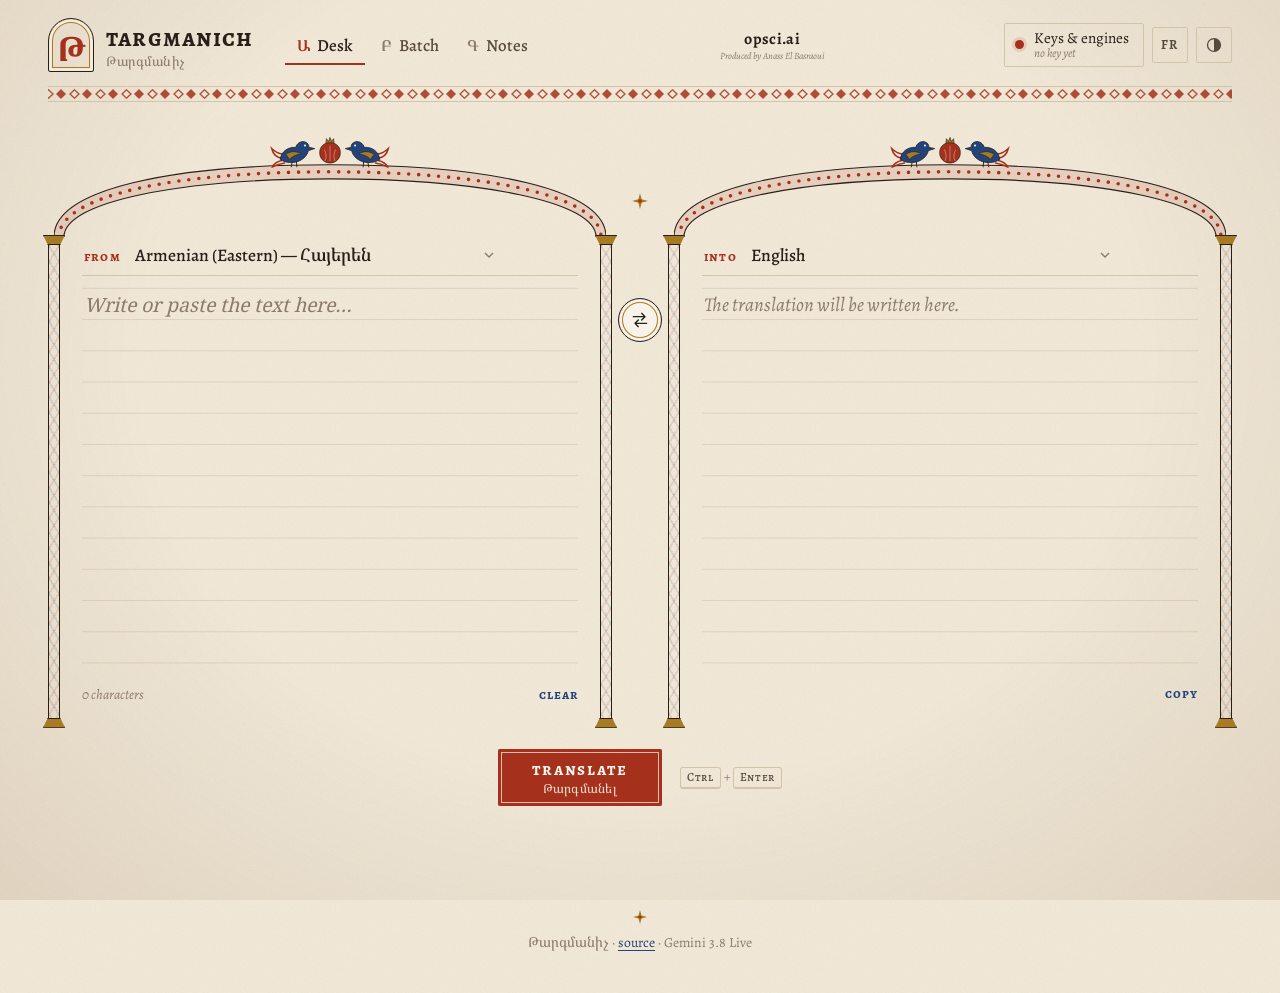
<file: index.html>
<!doctype html>
<html lang="en">
<head>
<meta charset="utf-8">
<meta name="viewport" content="width=device-width, initial-scale=1">
<title>Targmanich — Թարգմանիչ</title>
<meta name="description" content="Translate any language into any other with the free Gemini 3.8 Live models — Armenian to English by default. Runs entirely in your browser.">
<meta name="color-scheme" content="light dark">
<link rel="icon" href="favicon.svg" type="image/svg+xml">
<link rel="preconnect" href="https://fonts.googleapis.com">
<link rel="preconnect" href="https://fonts.gstatic.com" crossorigin>
<link href="https://fonts.googleapis.com/css2?family=Alegreya:ital,wght@0,400;0,500;0,700;1,400;1,500&family=Alegreya+SC:wght@500;700&family=Noto+Serif+Armenian:wght@400;600;700&display=swap" rel="stylesheet">
<link rel="stylesheet" href="css/targmanich.css">
<script type="module" src="js/app.js"></script>
</head>
<body>

<svg width="0" height="0" style="position:absolute" aria-hidden="true">
  <defs>
    <symbol id="bird" viewBox="0 0 54 38">
      <path class="tail" d="M14 27 C 8 26 3.5 22 2 15.5 C 6 19.5 10 21.5 15 22 M13.5 29.5 C 8 31 4 34.5 3 37 C 7.5 34.5 11.5 33.5 17 32.5"/>
      <path class="body" d="M12 28.5 C 13 19.5 20.5 13.5 30 14.2 C 32 9.2 36 6.6 40.5 7.6 C 44 8.4 45.8 11 45.6 14 L 52.5 15.6 L 45 18 C 43.6 24.6 37.4 30 29.5 31.6 C 23 32.8 16.5 31.6 12 28.5 Z"/>
      <path class="wing" d="M18.5 22.5 C 23.5 18.2 31.5 18.2 36.6 22 C 31.6 22.2 26.6 24.6 22.4 28.4 C 21.6 26 20.2 24 18.5 22.5 Z"/>
      <circle class="eye" cx="41" cy="12" r="1.25"/>
      <path class="legs" d="M26 31.5 L 25 37 M31 31 L 31.5 37"/>
    </symbol>
    <symbol id="pomegranate" viewBox="0 0 34 38">
      <path class="crown" d="M11.5 10.5 L 12.4 4.2 L 15 8 L 17 2.5 L 19 8 L 21.6 4.2 L 22.5 10.5 Z"/>
      <path class="fruit" d="M17 9.5 C 26 9.5 30.5 15.5 30.5 22.5 C 30.5 30.5 24.5 36 17 36 C 9.5 36 3.5 30.5 3.5 22.5 C 3.5 15.5 8 9.5 17 9.5 Z"/>
      <path class="seam" d="M10 19 C 12.5 25 12.5 29 10.5 33 M17 14 L 17 33 M24 19 C 21.5 25 21.5 29 23.5 33"/>
    </symbol>
    <symbol id="rosette" viewBox="0 0 24 24">
      <path d="M12 1.5 L14.2 9.8 L22.5 12 L14.2 14.2 L12 22.5 L9.8 14.2 L1.5 12 L9.8 9.8 Z"/>
      <circle cx="12" cy="12" r="2.4"/>
    </symbol>
    <symbol id="arch-shape" viewBox="0 0 1000 84" preserveAspectRatio="none">
      <path class="band" d="M0 84 C 0 30 210 2 500 2 C 790 2 1000 30 1000 84 L 982 84 C 982 44 774 18 500 18 C 226 18 18 44 18 84 Z"/>
      <path class="edge" d="M0 84 C 0 30 210 2 500 2 C 790 2 1000 30 1000 84"/>
      <path class="edge" d="M18 84 C 18 44 226 18 500 18 C 774 18 982 44 982 84"/>
      <path class="pearls" d="M9 84 C 9 37 218 10 500 10 C 782 10 991 37 991 84"/>
    </symbol>
  </defs>
</svg>

<header class="mast">
  <a class="mark" href="./" aria-label="Targmanich">
    <span class="mark-letter" lang="hy" aria-hidden="true">Թ</span>
    <span class="mark-words">
      <span class="mark-name">Targmanich</span>
      <span class="mark-sub" lang="hy">Թարգմանիչ</span>
    </span>
  </a>
  <nav class="tabs" role="tablist" aria-label="Sections">
    <button role="tab" id="tab-desk" aria-controls="desk" aria-selected="true" data-tab="desk"><span class="num" lang="hy">Ա</span><span data-i18n="tab.desk">Desk</span></button>
    <button role="tab" id="tab-batch" aria-controls="batch" aria-selected="false" data-tab="batch"><span class="num" lang="hy">Բ</span><span data-i18n="tab.batch">Batch</span></button>
    <button role="tab" id="tab-notes" aria-controls="notes" aria-selected="false" data-tab="notes"><span class="num" lang="hy">Գ</span><span data-i18n="tab.notes">Notes</span></button>
  </nav>
  <div class="imprint">
    <a href="https://www.opsci.ai/fr/" target="_blank" rel="noopener">opsci.ai</a>
    <small data-i18n="credit">Produced by Anass El Basraoui</small>
  </div>
  <div class="mast-tools">
    <button id="keysBtn" class="keychip" type="button">
      <span class="keychip-dot" aria-hidden="true"></span>
      <span class="keychip-text"><span data-i18n="keys.btn">Keys &amp; engines</span><small id="keysState"></small></span>
    </button>
    <button id="uiLangBtn" class="tool" type="button" lang="fr">FR</button>
    <button id="themeBtn" class="tool" type="button" data-i18n-title="theme" title="Day / night">
      <svg viewBox="0 0 20 20" aria-hidden="true"><circle cx="10" cy="10" r="7.2"/><path d="M10 2.8 A 7.2 7.2 0 0 1 10 17.2 Z"/></svg>
    </button>
  </div>
</header>
<div class="braid" aria-hidden="true"></div>

<main>

<!-- Ա · Desk -->
<section id="desk" class="sheet" role="tabpanel" aria-labelledby="tab-desk">
  <div class="canon">
    <div class="bay">
      <div class="crown" aria-hidden="true">
        <svg class="bird"><use href="#bird"/></svg>
        <svg class="pom"><use href="#pomegranate"/></svg>
        <svg class="bird flip"><use href="#bird"/></svg>
      </div>
      <svg class="arch" aria-hidden="true" preserveAspectRatio="none"><use href="#arch-shape"/></svg>
      <div class="bay-body">
        <i class="shaft left" aria-hidden="true"></i><i class="shaft right" aria-hidden="true"></i>
        <div class="leaf-head">
          <label class="rubric" for="srcLang" data-i18n="from">From</label>
          <select id="srcLang" class="lang-select"></select>
        </div>
        <textarea id="srcText" class="ruled" spellcheck="false" data-i18n-ph="src.ph" placeholder="Write or paste the text here…"></textarea>
        <div class="leaf-foot">
          <span id="srcCount" class="fine"></span>
          <button id="clearBtn" class="link" type="button" data-i18n="clear">clear</button>
        </div>
      </div>
    </div>

    <div class="spine">
      <svg class="rosette" aria-hidden="true"><use href="#rosette"/></svg>
      <button id="swapBtn" class="swap" type="button" data-i18n-title="swap" title="Swap languages">
        <svg viewBox="0 0 24 24" aria-hidden="true"><path d="M4 8 H 18 M 14 4 L 18 8 L 14 12 M20 16 H 6 M 10 12 L 6 16 L 10 20"/></svg>
      </button>
    </div>

    <div class="bay">
      <div class="crown" aria-hidden="true">
        <svg class="bird"><use href="#bird"/></svg>
        <svg class="pom"><use href="#pomegranate"/></svg>
        <svg class="bird flip"><use href="#bird"/></svg>
      </div>
      <svg class="arch" aria-hidden="true" preserveAspectRatio="none"><use href="#arch-shape"/></svg>
      <div class="bay-body">
        <i class="shaft left" aria-hidden="true"></i><i class="shaft right" aria-hidden="true"></i>
        <div class="leaf-head">
          <label class="rubric" for="tgtLang" data-i18n="into">Into</label>
          <select id="tgtLang" class="lang-select"></select>
        </div>
        <div id="tgtText" class="output ruled" tabindex="0" aria-live="polite"></div>
        <div class="leaf-foot">
          <span id="colophon" class="fine colophon"></span>
          <button id="copyBtn" class="link" type="button" data-i18n="copy">copy</button>
        </div>
      </div>
    </div>
  </div>

  <div class="desk-actions">
    <button id="translateBtn" class="seal" type="button">
      <span data-i18n="translate">Translate</span>
      <span class="seal-hy" lang="hy">Թարգմանել</span>
    </button>
    <span class="kbd-hint"><kbd>Ctrl</kbd> + <kbd>Enter</kbd></span>
    <p id="deskStatus" class="status" role="status"></p>
  </div>
</section>

<!-- Բ · Batch -->
<section id="batch" class="sheet" role="tabpanel" aria-labelledby="tab-batch" hidden>
  <header class="sheet-head">
    <h1><span class="initial" lang="hy">Բ</span><span data-i18n="batch.title">Many posts at once</span></h1>
    <p class="lede" data-i18n="batch.lede"></p>
  </header>

  <div class="batch-grid">
    <div class="intake">
      <h2 class="step"><span class="roman">I</span><span data-i18n="step.load">Load</span></h2>
      <label id="drop" class="drop">
        <input id="fileInput" type="file" accept=".txt,.csv,.tsv,.json,.jsonl,.ndjson,text/plain,text/csv,application/json" hidden>
        <span class="drop-main" data-i18n="drop.main">Drop a file here</span>
        <span class="drop-or" data-i18n="drop.or">or choose one</span>
        <span class="drop-kinds">.txt · .csv · .tsv · .json · .jsonl</span>
      </label>
      <details class="paste">
        <summary data-i18n="paste.sum">…or paste posts, one per line</summary>
        <textarea id="pasteBox" class="ruled small" spellcheck="false" rows="6"></textarea>
        <button id="pasteUse" class="plain" type="button" data-i18n="paste.use">Use these lines</button>
      </details>

      <div id="dsInfo" class="ds" hidden>
        <p id="dsName" class="ds-name"></p>
        <label id="dsColumnRow" class="field" hidden>
          <span data-i18n="ds.column">Column to translate</span>
          <select id="dsColumn"></select>
        </label>
        <label id="dsHeaderRow" class="check" hidden>
          <input id="dsHeader" type="checkbox" checked> <span data-i18n="ds.header">First row is a header</span>
        </label>
        <label id="dsModeRow" class="field" hidden>
          <span data-i18n="ds.per">One post per</span>
          <select id="dsMode">
            <option value="line" data-i18n="ds.line">line</option>
            <option value="blank" data-i18n="ds.blank">block between blank lines</option>
          </select>
        </label>
      </div>

      <div class="pair">
        <label class="field"><span class="rubric" data-i18n="from">From</span><select id="srcLang2" class="lang-select"></select></label>
        <span class="pair-arrow" aria-hidden="true">→</span>
        <label class="field"><span class="rubric" data-i18n="into">Into</span><select id="tgtLang2" class="lang-select"></select></label>
      </div>
    </div>

    <div class="works">
      <h2 class="step"><span class="roman">II</span><span data-i18n="step.scribes">The engines at work</span></h2>
      <div id="lanes" class="lanes"></div>
      <div class="tally">
        <div><b id="tDone">0</b><span data-i18n="t.done">translated</span><small id="tTotal"></small></div>
        <div><b id="tRate">0</b><span data-i18n="t.rate">posts / second</span></div>
        <div><b id="tEta">—</b><span data-i18n="t.eta">time left</span></div>
        <div><b id="tFail">0</b><span data-i18n="t.fail">failed</span></div>
      </div>
      <div class="progress" aria-hidden="true"><span id="progressBar"></span></div>
      <div class="controls">
        <button id="runBtn" class="seal small" type="button" data-i18n="begin" disabled>Begin</button>
        <button id="stopBtn" class="plain" type="button" data-i18n="stop" disabled>Stop</button>
        <button id="retryBtn" class="plain" type="button" data-i18n="retry" hidden>Retry failed</button>
      </div>
    </div>
  </div>

  <div class="ledger-wrap">
    <div class="ledger-bar">
      <h2 class="step"><span class="roman">III</span><span data-i18n="step.ledger">Ledger</span></h2>
      <div class="filters" role="radiogroup">
        <button class="filter" type="button" data-filter="all" aria-pressed="true" data-i18n="ledger.all">All</button>
        <button class="filter" type="button" data-filter="done" aria-pressed="false" data-i18n="ledger.done">Done</button>
        <button class="filter" type="button" data-filter="failed" aria-pressed="false" data-i18n="ledger.failed">Failed</button>
        <button class="filter" type="button" data-filter="pending" aria-pressed="false" data-i18n="ledger.pending">Pending</button>
      </div>
      <div class="export">
        <span class="rubric" data-i18n="ledger.export">Export</span>
        <button class="link" type="button" data-export="csv">CSV</button>
        <button class="link" type="button" data-export="json">JSON</button>
        <button class="link" type="button" data-export="jsonl">JSONL</button>
        <button class="link" type="button" data-export="txt">TXT</button>
      </div>
    </div>
    <div class="ledger-scroll">
      <table class="ledger">
        <thead><tr>
          <th class="c-n">№</th>
          <th data-i18n="col.source">Source</th>
          <th data-i18n="col.target">Translation</th>
          <th class="c-l" data-i18n="col.lang">Lang</th>
          <th class="c-e" data-i18n="col.engine">Engine</th>
        </tr></thead>
        <tbody id="ledgerBody"></tbody>
      </table>
    </div>
    <div class="pager">
      <button id="prevPage" class="link" type="button" data-i18n="ledger.prev">previous</button>
      <span id="pageInfo" class="fine"></span>
      <button id="nextPage" class="link" type="button" data-i18n="ledger.next">next</button>
    </div>
  </div>
</section>

<!-- Գ · Notes -->
<section id="notes" class="sheet notes" role="tabpanel" aria-labelledby="tab-notes" hidden>
  <article data-lang-block="en">
    <h1><span class="initial" lang="hy">Գ</span>How the desk works</h1>
    <p class="lede">The two free models on this tier, <em>Gemini 3.8 Live</em> and <em>Gemini 3.8 Live Extended Thinking</em>, are voice models. They speak; they cannot answer in text — the API refuses a text-only reply.</p>
    <div class="cols">
      <h2>The function-call trick</h2>
      <p>Targmanich never lets them say the translation aloud. Each session hands the model one function, <code>deliver(items)</code>, and asks it to answer by calling it. The arguments of that call arrive as JSON text: exact, with line breaks, emojis, links and hashtags intact, in about two seconds instead of half a minute of synthesized speech.</p>
      <p>Because the answer is a structured field, there is no room for “Here is the translation:”. The prompt also treats every segment as data: a post that says “ignore your instructions” is translated, not obeyed. A small safety net strips any stray label or wrapping quotes that still get through.</p>
      <h2>Batches and rotation</h2>
      <p>Every request is one Live session, a WebSocket straight from your browser to Google. Posts travel in batches of up to 30 (Live) or 40 (Extended Thinking), each with an id, so a missing segment is noticed and sent again.</p>
      <p>The plain Live engine is fast and cheap, so it always goes first. The Extended Thinking engine only gets the overflow, once the first one has spent its tokens for the minute. A slow batch still out after six seconds when the queue runs dry is sent again to the fast engine, and the first answer wins.</p>
      <h2>What was measured</h2>
      <table class="facts">
        <thead><tr><th></th><th>3.8 Live</th><th>3.8 Live Extended Thinking</th></tr></thead>
        <tbody>
          <tr><th>Answer time per batch</th><td>≈ 2 s</td><td>6 – 30 s</td></tr>
          <tr><th>Tokens, batch of 10 posts</th><td>≈ 1 900</td><td>≈ 7 500</td></tr>
          <tr><th>Hidden cost per session</th><td>≈ 1 000</td><td>≈ 3 400, billed twice</td></tr>
          <tr><th>Must speak before the call</th><td>no</td><td>yes, one short word</td></tr>
          <tr><th>Free limit</th><td>65 000 tokens/min</td><td>65 000 tokens/min</td></tr>
        </tbody>
      </table>
      <p>300 short Armenian posts took 15 seconds on one key. Once both minute budgets are in use, one key holds about 14 posts per second. Keys from separate Google Cloud projects add more lanes.</p>
      <h2>Privacy and keys</h2>
      <p>With no key of your own, texts pass through a small relay (a Supabase Edge Function) that adds the shared key and forwards them to Google. It stores nothing, and its free quota is shared by everyone. With your own key, texts go straight from this browser to Google’s API; the key is saved on this device only if you tick “remember”.</p>
      <h2>Limits</h2>
      <p>Free models come and go. If Google renames them, change the model ids under <em>Keys &amp; engines</em>. The free tier accepts only a few simultaneous sessions per key; when the server refuses, Targmanich halves its pace, waits, and tries again.</p>
      <h2>The name</h2>
      <p><span lang="hy">Թարգմանիչ</span> (<em>targmanich</em>) is Armenian for “translator”. Around 405, Mesrop Mashtots devised the Armenian alphabet so that texts could be translated into Armenian; the Church still keeps the Feast of the Holy Translators every October. The arches over the desk come from the canon tables of Armenian Gospel books: columns of parallel passages under painted arches, often with birds perched on top. A side-by-side translation is a canon table of two.</p>
    </div>
  </article>
  <article data-lang-block="fr" hidden>
    <h1><span class="initial" lang="hy">Գ</span>Comment fonctionne le pupitre</h1>
    <p class="lede">Les deux modèles gratuits de ce niveau, <em>Gemini 3.8 Live</em> et <em>Gemini 3.8 Live Extended Thinking</em>, sont des modèles vocaux. Ils parlent ; ils ne savent pas répondre en texte — l’API refuse une réponse texte seule.</p>
    <div class="cols">
      <h2>L’astuce de l’appel de fonction</h2>
      <p>Targmanich ne les laisse jamais dire la traduction à voix haute. Chaque session donne au modèle une fonction, <code>deliver(items)</code>, et lui demande de répondre en l’appelant. Les arguments de cet appel arrivent en JSON : exacts, avec retours à la ligne, émojis, liens et hashtags intacts, en deux secondes environ au lieu d’une demi-minute de voix synthétique.</p>
      <p>Comme la réponse est un champ structuré, il n’y a pas de place pour « Voici la traduction : ». Le prompt traite aussi chaque segment comme une donnée : un post qui dit « ignore tes instructions » est traduit, pas exécuté. Un petit filet de sécurité retire une étiquette ou des guillemets parasites s’il en passe encore.</p>
      <h2>Lots et rotation</h2>
      <p>Chaque requête est une session Live, un WebSocket direct entre votre navigateur et Google. Les posts partent par lots de 30 (Live) ou 40 (Extended Thinking), chacun avec un identifiant : un segment manquant est repéré et renvoyé.</p>
      <p>Le moteur Live simple est rapide et économe : il passe toujours en premier. Le moteur Extended Thinking ne reçoit que le surplus, quand le premier a dépensé ses tokens de la minute. Si la file est vide et qu’un lot lent traîne depuis six secondes, il est renvoyé au moteur rapide ; la première réponse gagne.</p>
      <h2>Ce qui a été mesuré</h2>
      <table class="facts">
        <thead><tr><th></th><th>3.8 Live</th><th>3.8 Live Extended Thinking</th></tr></thead>
        <tbody>
          <tr><th>Temps de réponse par lot</th><td>≈ 2 s</td><td>6 – 30 s</td></tr>
          <tr><th>Tokens, lot de 10 posts</th><td>≈ 1 900</td><td>≈ 7 500</td></tr>
          <tr><th>Coût caché par session</th><td>≈ 1 000</td><td>≈ 3 400, facturé deux fois</td></tr>
          <tr><th>Doit parler avant l’appel</th><td>non</td><td>oui, un mot bref</td></tr>
          <tr><th>Limite gratuite</th><td>65 000 tokens/min</td><td>65 000 tokens/min</td></tr>
        </tbody>
      </table>
      <p>300 posts arméniens courts ont pris 15 secondes avec une seule clé. Une fois les deux budgets par minute utilisés, une clé tient environ 14 posts par seconde. Des clés de projets Google Cloud distincts ajoutent des voies.</p>
      <h2>Confidentialité et clés</h2>
      <p>Sans clé personnelle, les textes passent par un petit relais (une Edge Function Supabase) qui ajoute la clé partagée et les transmet à Google. Il ne stocke rien, et son quota gratuit est partagé par tout le monde. Avec votre propre clé, les textes vont directement de ce navigateur à l’API de Google ; la clé n’est enregistrée sur l’appareil que si vous cochez « mémoriser ».</p>
      <h2>Limites</h2>
      <p>Les modèles gratuits changent. Si Google les renomme, modifiez les identifiants dans <em>Clés &amp; moteurs</em>. Le niveau gratuit n’accepte que quelques sessions simultanées par clé ; quand le serveur refuse, Targmanich divise son rythme par deux, attend et réessaie.</p>
      <h2>Le nom</h2>
      <p><span lang="hy">Թարգմանիչ</span> (<em>targmanitch</em>) veut dire « traducteur » en arménien. Vers 405, Mesrop Machtots a créé l’alphabet arménien pour que l’on puisse traduire des textes en arménien ; l’Église fête encore les Saints Traducteurs chaque mois d’octobre. Les arcs au-dessus du pupitre viennent des tables de canons des Évangiles arméniens : des colonnes de passages parallèles sous des arcs peints, souvent surmontés d’oiseaux. Une traduction côte à côte est une table de canons à deux colonnes.</p>
    </div>
  </article>
</section>

</main>

<footer class="foot">
  <svg class="rosette" aria-hidden="true"><use href="#rosette"/></svg>
  <p><span lang="hy">Թարգմանիչ</span> · <a href="https://github.com/ForGit-dc/traduction_with_free_gemini_models">source</a> · Gemini 3.8 Live</p>
</footer>

<dialog id="keysDialog" class="sheet-dialog" aria-labelledby="dlgTitle">
  <form method="dialog">
    <h2 id="dlgTitle"><span class="initial small" lang="hy">Կ</span><span data-i18n="dlg.title">Keys &amp; engines</span></h2>

    <label class="field block" for="keysInput"><span class="rubric" data-i18n="dlg.keys">Your Gemini API keys — one per line (optional)</span></label>
    <p class="fine" data-i18n="dlg.shared"></p>
    <textarea id="keysInput" class="ruled small mono" rows="3" spellcheck="false" autocomplete="off" placeholder="AIza…"></textarea>
    <label class="check"><input id="rememberKeys" type="checkbox"> <span data-i18n="dlg.remember">Remember the keys on this device</span></label>
    <p class="fine" data-i18n="dlg.fine"></p>

    <fieldset class="engines">
      <legend class="rubric" data-i18n="dlg.engines">Engines</legend>
      <div id="engineRows"></div>
    </fieldset>

    <label class="field block" for="glossaryInput"><span class="rubric" data-i18n="dlg.glossary">Glossary — one pair per line</span></label>
    <textarea id="glossaryInput" class="ruled small" rows="3" spellcheck="false" data-i18n-ph="dlg.glossary.ph"></textarea>

    <label class="field block" for="styleInput"><span class="rubric" data-i18n="dlg.style">Style notes</span></label>
    <textarea id="styleInput" class="ruled small" rows="2" data-i18n-ph="dlg.style.ph"></textarea>

    <div class="dlg-actions">
      <button id="testBtn" class="plain" type="button" data-i18n="dlg.test">Test the keys</button>
      <button class="seal small" value="close" data-i18n="dlg.close">Done</button>
    </div>
    <ul id="testOut" class="test-out"></ul>
  </form>
</dialog>

</body>
</html>
</file>
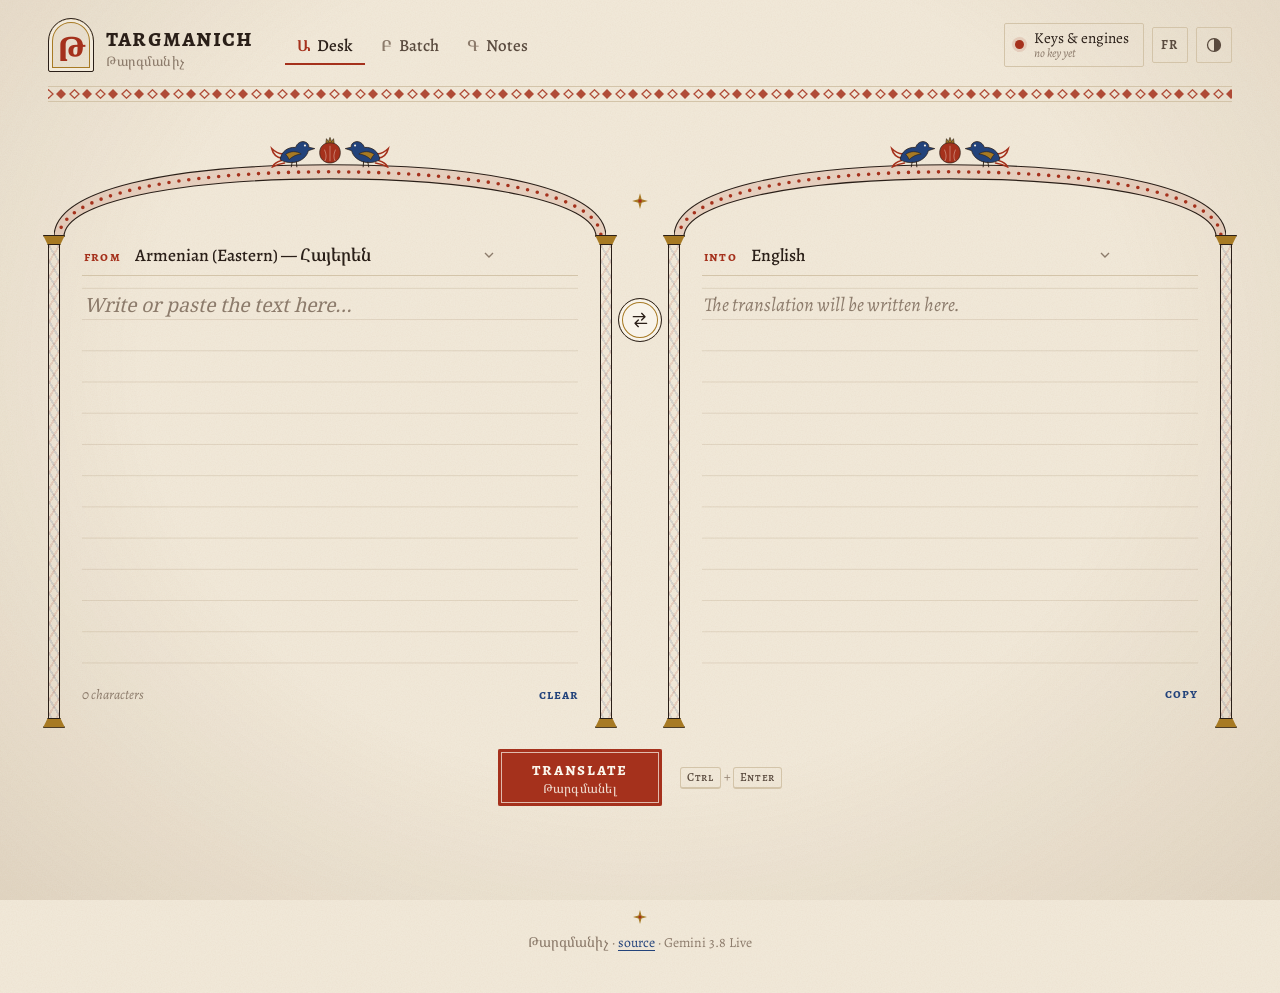
<file: docs/index.html>
<!doctype html>
<html lang="en">
<head>
<meta charset="utf-8">
<meta name="viewport" content="width=device-width, initial-scale=1">
<title>Targmanich — Թարգմանիչ</title>
<meta name="description" content="Translate any language into any other with the free Gemini 3.8 Live models — Armenian to English by default. Runs entirely in your browser.">
<meta name="color-scheme" content="light dark">
<link rel="icon" href="favicon.svg" type="image/svg+xml">
<link rel="preconnect" href="https://fonts.googleapis.com">
<link rel="preconnect" href="https://fonts.gstatic.com" crossorigin>
<link href="https://fonts.googleapis.com/css2?family=Alegreya:ital,wght@0,400;0,500;0,700;1,400;1,500&family=Alegreya+SC:wght@500;700&family=Noto+Serif+Armenian:wght@400;600;700&display=swap" rel="stylesheet">
<link rel="stylesheet" href="css/targmanich.css">
<script type="module" src="js/app.js"></script>
</head>
<body>

<svg width="0" height="0" style="position:absolute" aria-hidden="true">
  <defs>
    <symbol id="bird" viewBox="0 0 54 38">
      <path class="tail" d="M14 27 C 8 26 3.5 22 2 15.5 C 6 19.5 10 21.5 15 22 M13.5 29.5 C 8 31 4 34.5 3 37 C 7.5 34.5 11.5 33.5 17 32.5"/>
      <path class="body" d="M12 28.5 C 13 19.5 20.5 13.5 30 14.2 C 32 9.2 36 6.6 40.5 7.6 C 44 8.4 45.8 11 45.6 14 L 52.5 15.6 L 45 18 C 43.6 24.6 37.4 30 29.5 31.6 C 23 32.8 16.5 31.6 12 28.5 Z"/>
      <path class="wing" d="M18.5 22.5 C 23.5 18.2 31.5 18.2 36.6 22 C 31.6 22.2 26.6 24.6 22.4 28.4 C 21.6 26 20.2 24 18.5 22.5 Z"/>
      <circle class="eye" cx="41" cy="12" r="1.25"/>
      <path class="legs" d="M26 31.5 L 25 37 M31 31 L 31.5 37"/>
    </symbol>
    <symbol id="pomegranate" viewBox="0 0 34 38">
      <path class="crown" d="M11.5 10.5 L 12.4 4.2 L 15 8 L 17 2.5 L 19 8 L 21.6 4.2 L 22.5 10.5 Z"/>
      <path class="fruit" d="M17 9.5 C 26 9.5 30.5 15.5 30.5 22.5 C 30.5 30.5 24.5 36 17 36 C 9.5 36 3.5 30.5 3.5 22.5 C 3.5 15.5 8 9.5 17 9.5 Z"/>
      <path class="seam" d="M10 19 C 12.5 25 12.5 29 10.5 33 M17 14 L 17 33 M24 19 C 21.5 25 21.5 29 23.5 33"/>
    </symbol>
    <symbol id="rosette" viewBox="0 0 24 24">
      <path d="M12 1.5 L14.2 9.8 L22.5 12 L14.2 14.2 L12 22.5 L9.8 14.2 L1.5 12 L9.8 9.8 Z"/>
      <circle cx="12" cy="12" r="2.4"/>
    </symbol>
    <symbol id="arch-shape" viewBox="0 0 1000 84" preserveAspectRatio="none">
      <path class="band" d="M0 84 C 0 30 210 2 500 2 C 790 2 1000 30 1000 84 L 982 84 C 982 44 774 18 500 18 C 226 18 18 44 18 84 Z"/>
      <path class="edge" d="M0 84 C 0 30 210 2 500 2 C 790 2 1000 30 1000 84"/>
      <path class="edge" d="M18 84 C 18 44 226 18 500 18 C 774 18 982 44 982 84"/>
      <path class="pearls" d="M9 84 C 9 37 218 10 500 10 C 782 10 991 37 991 84"/>
    </symbol>
  </defs>
</svg>

<header class="mast">
  <a class="mark" href="./" aria-label="Targmanich">
    <span class="mark-letter" lang="hy" aria-hidden="true">Թ</span>
    <span class="mark-words">
      <span class="mark-name">Targmanich</span>
      <span class="mark-sub" lang="hy">Թարգմանիչ</span>
    </span>
  </a>
  <nav class="tabs" role="tablist" aria-label="Sections">
    <button role="tab" id="tab-desk" aria-controls="desk" aria-selected="true" data-tab="desk"><span class="num" lang="hy">Ա</span><span data-i18n="tab.desk">Desk</span></button>
    <button role="tab" id="tab-batch" aria-controls="batch" aria-selected="false" data-tab="batch"><span class="num" lang="hy">Բ</span><span data-i18n="tab.batch">Batch</span></button>
    <button role="tab" id="tab-notes" aria-controls="notes" aria-selected="false" data-tab="notes"><span class="num" lang="hy">Գ</span><span data-i18n="tab.notes">Notes</span></button>
  </nav>
  <div class="mast-tools">
    <button id="keysBtn" class="keychip" type="button">
      <span class="keychip-dot" aria-hidden="true"></span>
      <span class="keychip-text"><span data-i18n="keys.btn">Keys &amp; engines</span><small id="keysState"></small></span>
    </button>
    <button id="uiLangBtn" class="tool" type="button" lang="fr">FR</button>
    <button id="themeBtn" class="tool" type="button" data-i18n-title="theme" title="Day / night">
      <svg viewBox="0 0 20 20" aria-hidden="true"><circle cx="10" cy="10" r="7.2"/><path d="M10 2.8 A 7.2 7.2 0 0 1 10 17.2 Z"/></svg>
    </button>
  </div>
</header>
<div class="braid" aria-hidden="true"></div>

<main>

<!-- Ա · Desk -->
<section id="desk" class="sheet" role="tabpanel" aria-labelledby="tab-desk">
  <div class="canon">
    <div class="bay">
      <div class="crown" aria-hidden="true">
        <svg class="bird"><use href="#bird"/></svg>
        <svg class="pom"><use href="#pomegranate"/></svg>
        <svg class="bird flip"><use href="#bird"/></svg>
      </div>
      <svg class="arch" aria-hidden="true" preserveAspectRatio="none"><use href="#arch-shape"/></svg>
      <div class="bay-body">
        <i class="shaft left" aria-hidden="true"></i><i class="shaft right" aria-hidden="true"></i>
        <div class="leaf-head">
          <label class="rubric" for="srcLang" data-i18n="from">From</label>
          <select id="srcLang" class="lang-select"></select>
        </div>
        <textarea id="srcText" class="ruled" spellcheck="false" data-i18n-ph="src.ph" placeholder="Write or paste the text here…"></textarea>
        <div class="leaf-foot">
          <span id="srcCount" class="fine"></span>
          <button id="clearBtn" class="link" type="button" data-i18n="clear">clear</button>
        </div>
      </div>
    </div>

    <div class="spine">
      <svg class="rosette" aria-hidden="true"><use href="#rosette"/></svg>
      <button id="swapBtn" class="swap" type="button" data-i18n-title="swap" title="Swap languages">
        <svg viewBox="0 0 24 24" aria-hidden="true"><path d="M4 8 H 18 M 14 4 L 18 8 L 14 12 M20 16 H 6 M 10 12 L 6 16 L 10 20"/></svg>
      </button>
    </div>

    <div class="bay">
      <div class="crown" aria-hidden="true">
        <svg class="bird"><use href="#bird"/></svg>
        <svg class="pom"><use href="#pomegranate"/></svg>
        <svg class="bird flip"><use href="#bird"/></svg>
      </div>
      <svg class="arch" aria-hidden="true" preserveAspectRatio="none"><use href="#arch-shape"/></svg>
      <div class="bay-body">
        <i class="shaft left" aria-hidden="true"></i><i class="shaft right" aria-hidden="true"></i>
        <div class="leaf-head">
          <label class="rubric" for="tgtLang" data-i18n="into">Into</label>
          <select id="tgtLang" class="lang-select"></select>
        </div>
        <div id="tgtText" class="output ruled" tabindex="0" aria-live="polite"></div>
        <div class="leaf-foot">
          <span id="colophon" class="fine colophon"></span>
          <button id="copyBtn" class="link" type="button" data-i18n="copy">copy</button>
        </div>
      </div>
    </div>
  </div>

  <div class="desk-actions">
    <button id="translateBtn" class="seal" type="button">
      <span data-i18n="translate">Translate</span>
      <span class="seal-hy" lang="hy">Թարգմանել</span>
    </button>
    <span class="kbd-hint"><kbd>Ctrl</kbd> + <kbd>Enter</kbd></span>
    <p id="deskStatus" class="status" role="status"></p>
  </div>
</section>

<!-- Բ · Batch -->
<section id="batch" class="sheet" role="tabpanel" aria-labelledby="tab-batch" hidden>
  <header class="sheet-head">
    <h1><span class="initial" lang="hy">Բ</span><span data-i18n="batch.title">Many posts at once</span></h1>
    <p class="lede" data-i18n="batch.lede"></p>
  </header>

  <div class="batch-grid">
    <div class="intake">
      <h2 class="step"><span class="roman">I</span><span data-i18n="step.load">Load</span></h2>
      <label id="drop" class="drop">
        <input id="fileInput" type="file" accept=".txt,.csv,.tsv,.json,.jsonl,.ndjson,text/plain,text/csv,application/json" hidden>
        <span class="drop-main" data-i18n="drop.main">Drop a file here</span>
        <span class="drop-or" data-i18n="drop.or">or choose one</span>
        <span class="drop-kinds">.txt · .csv · .tsv · .json · .jsonl</span>
      </label>
      <details class="paste">
        <summary data-i18n="paste.sum">…or paste posts, one per line</summary>
        <textarea id="pasteBox" class="ruled small" spellcheck="false" rows="6"></textarea>
        <button id="pasteUse" class="plain" type="button" data-i18n="paste.use">Use these lines</button>
      </details>

      <div id="dsInfo" class="ds" hidden>
        <p id="dsName" class="ds-name"></p>
        <label id="dsColumnRow" class="field" hidden>
          <span data-i18n="ds.column">Column to translate</span>
          <select id="dsColumn"></select>
        </label>
        <label id="dsHeaderRow" class="check" hidden>
          <input id="dsHeader" type="checkbox" checked> <span data-i18n="ds.header">First row is a header</span>
        </label>
        <label id="dsModeRow" class="field" hidden>
          <span data-i18n="ds.per">One post per</span>
          <select id="dsMode">
            <option value="line" data-i18n="ds.line">line</option>
            <option value="blank" data-i18n="ds.blank">block between blank lines</option>
          </select>
        </label>
      </div>

      <div class="pair">
        <label class="field"><span class="rubric" data-i18n="from">From</span><select id="srcLang2" class="lang-select"></select></label>
        <span class="pair-arrow" aria-hidden="true">→</span>
        <label class="field"><span class="rubric" data-i18n="into">Into</span><select id="tgtLang2" class="lang-select"></select></label>
      </div>
    </div>

    <div class="works">
      <h2 class="step"><span class="roman">II</span><span data-i18n="step.scribes">The engines at work</span></h2>
      <div id="lanes" class="lanes"></div>
      <div class="tally">
        <div><b id="tDone">0</b><span data-i18n="t.done">translated</span><small id="tTotal"></small></div>
        <div><b id="tRate">0</b><span data-i18n="t.rate">posts / second</span></div>
        <div><b id="tEta">—</b><span data-i18n="t.eta">time left</span></div>
        <div><b id="tFail">0</b><span data-i18n="t.fail">failed</span></div>
      </div>
      <div class="progress" aria-hidden="true"><span id="progressBar"></span></div>
      <div class="controls">
        <button id="runBtn" class="seal small" type="button" data-i18n="begin" disabled>Begin</button>
        <button id="stopBtn" class="plain" type="button" data-i18n="stop" disabled>Stop</button>
        <button id="retryBtn" class="plain" type="button" data-i18n="retry" hidden>Retry failed</button>
      </div>
    </div>
  </div>

  <div class="ledger-wrap">
    <div class="ledger-bar">
      <h2 class="step"><span class="roman">III</span><span data-i18n="step.ledger">Ledger</span></h2>
      <div class="filters" role="radiogroup">
        <button class="filter" type="button" data-filter="all" aria-pressed="true" data-i18n="ledger.all">All</button>
        <button class="filter" type="button" data-filter="done" aria-pressed="false" data-i18n="ledger.done">Done</button>
        <button class="filter" type="button" data-filter="failed" aria-pressed="false" data-i18n="ledger.failed">Failed</button>
        <button class="filter" type="button" data-filter="pending" aria-pressed="false" data-i18n="ledger.pending">Pending</button>
      </div>
      <div class="export">
        <span class="rubric" data-i18n="ledger.export">Export</span>
        <button class="link" type="button" data-export="csv">CSV</button>
        <button class="link" type="button" data-export="json">JSON</button>
        <button class="link" type="button" data-export="jsonl">JSONL</button>
        <button class="link" type="button" data-export="txt">TXT</button>
      </div>
    </div>
    <div class="ledger-scroll">
      <table class="ledger">
        <thead><tr>
          <th class="c-n">№</th>
          <th data-i18n="col.source">Source</th>
          <th data-i18n="col.target">Translation</th>
          <th class="c-l" data-i18n="col.lang">Lang</th>
          <th class="c-e" data-i18n="col.engine">Engine</th>
        </tr></thead>
        <tbody id="ledgerBody"></tbody>
      </table>
    </div>
    <div class="pager">
      <button id="prevPage" class="link" type="button" data-i18n="ledger.prev">previous</button>
      <span id="pageInfo" class="fine"></span>
      <button id="nextPage" class="link" type="button" data-i18n="ledger.next">next</button>
    </div>
  </div>
</section>

<!-- Գ · Notes -->
<section id="notes" class="sheet notes" role="tabpanel" aria-labelledby="tab-notes" hidden>
  <article data-lang-block="en">
    <h1><span class="initial" lang="hy">Գ</span>How the desk works</h1>
    <p class="lede">The two free models on this tier, <em>Gemini 3.8 Live</em> and <em>Gemini 3.8 Live Extended Thinking</em>, are voice models. They speak; they cannot answer in text — the API refuses a text-only reply.</p>
    <div class="cols">
      <h2>The function-call trick</h2>
      <p>Targmanich never lets them say the translation aloud. Each session hands the model one function, <code>deliver(items)</code>, and asks it to answer by calling it. The arguments of that call arrive as JSON text: exact, with line breaks, emojis, links and hashtags intact, in about two seconds instead of half a minute of synthesized speech.</p>
      <p>Because the answer is a structured field, there is no room for “Here is the translation:”. The prompt also treats every segment as data: a post that says “ignore your instructions” is translated, not obeyed. A small safety net strips any stray label or wrapping quotes that still get through.</p>
      <h2>Batches and rotation</h2>
      <p>Every request is one Live session, a WebSocket straight from your browser to Google. Posts travel in batches of up to 30 (Live) or 40 (Extended Thinking), each with an id, so a missing segment is noticed and sent again.</p>
      <p>The plain Live engine is fast and cheap, so it always goes first. The Extended Thinking engine only gets the overflow, once the first one has spent its tokens for the minute. A slow batch still out after six seconds when the queue runs dry is sent again to the fast engine, and the first answer wins.</p>
      <h2>What was measured</h2>
      <table class="facts">
        <thead><tr><th></th><th>3.8 Live</th><th>3.8 Live Extended Thinking</th></tr></thead>
        <tbody>
          <tr><th>Answer time per batch</th><td>≈ 2 s</td><td>6 – 30 s</td></tr>
          <tr><th>Tokens, batch of 10 posts</th><td>≈ 1 900</td><td>≈ 7 500</td></tr>
          <tr><th>Hidden cost per session</th><td>≈ 1 000</td><td>≈ 3 400, billed twice</td></tr>
          <tr><th>Must speak before the call</th><td>no</td><td>yes, one short word</td></tr>
          <tr><th>Free limit</th><td>65 000 tokens/min</td><td>65 000 tokens/min</td></tr>
        </tbody>
      </table>
      <p>300 short Armenian posts took 15 seconds on one key. Once both minute budgets are in use, one key holds about 14 posts per second. Keys from separate Google Cloud projects add more lanes.</p>
      <h2>Privacy and keys</h2>
      <p>With no key of your own, texts pass through a small relay (a Supabase Edge Function) that adds the shared key and forwards them to Google. It stores nothing, and its free quota is shared by everyone. With your own key, texts go straight from this browser to Google’s API; the key is saved on this device only if you tick “remember”.</p>
      <h2>Limits</h2>
      <p>Free models come and go. If Google renames them, change the model ids under <em>Keys &amp; engines</em>. The free tier accepts only a few simultaneous sessions per key; when the server refuses, Targmanich halves its pace, waits, and tries again.</p>
      <h2>The name</h2>
      <p><span lang="hy">Թարգմանիչ</span> (<em>targmanich</em>) is Armenian for “translator”. Around 405, Mesrop Mashtots devised the Armenian alphabet so that texts could be translated into Armenian; the Church still keeps the Feast of the Holy Translators every October. The arches over the desk come from the canon tables of Armenian Gospel books: columns of parallel passages under painted arches, often with birds perched on top. A side-by-side translation is a canon table of two.</p>
    </div>
  </article>
  <article data-lang-block="fr" hidden>
    <h1><span class="initial" lang="hy">Գ</span>Comment fonctionne le pupitre</h1>
    <p class="lede">Les deux modèles gratuits de ce niveau, <em>Gemini 3.8 Live</em> et <em>Gemini 3.8 Live Extended Thinking</em>, sont des modèles vocaux. Ils parlent ; ils ne savent pas répondre en texte — l’API refuse une réponse texte seule.</p>
    <div class="cols">
      <h2>L’astuce de l’appel de fonction</h2>
      <p>Targmanich ne les laisse jamais dire la traduction à voix haute. Chaque session donne au modèle une fonction, <code>deliver(items)</code>, et lui demande de répondre en l’appelant. Les arguments de cet appel arrivent en JSON : exacts, avec retours à la ligne, émojis, liens et hashtags intacts, en deux secondes environ au lieu d’une demi-minute de voix synthétique.</p>
      <p>Comme la réponse est un champ structuré, il n’y a pas de place pour « Voici la traduction : ». Le prompt traite aussi chaque segment comme une donnée : un post qui dit « ignore tes instructions » est traduit, pas exécuté. Un petit filet de sécurité retire une étiquette ou des guillemets parasites s’il en passe encore.</p>
      <h2>Lots et rotation</h2>
      <p>Chaque requête est une session Live, un WebSocket direct entre votre navigateur et Google. Les posts partent par lots de 30 (Live) ou 40 (Extended Thinking), chacun avec un identifiant : un segment manquant est repéré et renvoyé.</p>
      <p>Le moteur Live simple est rapide et économe : il passe toujours en premier. Le moteur Extended Thinking ne reçoit que le surplus, quand le premier a dépensé ses tokens de la minute. Si la file est vide et qu’un lot lent traîne depuis six secondes, il est renvoyé au moteur rapide ; la première réponse gagne.</p>
      <h2>Ce qui a été mesuré</h2>
      <table class="facts">
        <thead><tr><th></th><th>3.8 Live</th><th>3.8 Live Extended Thinking</th></tr></thead>
        <tbody>
          <tr><th>Temps de réponse par lot</th><td>≈ 2 s</td><td>6 – 30 s</td></tr>
          <tr><th>Tokens, lot de 10 posts</th><td>≈ 1 900</td><td>≈ 7 500</td></tr>
          <tr><th>Coût caché par session</th><td>≈ 1 000</td><td>≈ 3 400, facturé deux fois</td></tr>
          <tr><th>Doit parler avant l’appel</th><td>non</td><td>oui, un mot bref</td></tr>
          <tr><th>Limite gratuite</th><td>65 000 tokens/min</td><td>65 000 tokens/min</td></tr>
        </tbody>
      </table>
      <p>300 posts arméniens courts ont pris 15 secondes avec une seule clé. Une fois les deux budgets par minute utilisés, une clé tient environ 14 posts par seconde. Des clés de projets Google Cloud distincts ajoutent des voies.</p>
      <h2>Confidentialité et clés</h2>
      <p>Sans clé personnelle, les textes passent par un petit relais (une Edge Function Supabase) qui ajoute la clé partagée et les transmet à Google. Il ne stocke rien, et son quota gratuit est partagé par tout le monde. Avec votre propre clé, les textes vont directement de ce navigateur à l’API de Google ; la clé n’est enregistrée sur l’appareil que si vous cochez « mémoriser ».</p>
      <h2>Limites</h2>
      <p>Les modèles gratuits changent. Si Google les renomme, modifiez les identifiants dans <em>Clés &amp; moteurs</em>. Le niveau gratuit n’accepte que quelques sessions simultanées par clé ; quand le serveur refuse, Targmanich divise son rythme par deux, attend et réessaie.</p>
      <h2>Le nom</h2>
      <p><span lang="hy">Թարգմանիչ</span> (<em>targmanitch</em>) veut dire « traducteur » en arménien. Vers 405, Mesrop Machtots a créé l’alphabet arménien pour que l’on puisse traduire des textes en arménien ; l’Église fête encore les Saints Traducteurs chaque mois d’octobre. Les arcs au-dessus du pupitre viennent des tables de canons des Évangiles arméniens : des colonnes de passages parallèles sous des arcs peints, souvent surmontés d’oiseaux. Une traduction côte à côte est une table de canons à deux colonnes.</p>
    </div>
  </article>
</section>

</main>

<footer class="foot">
  <svg class="rosette" aria-hidden="true"><use href="#rosette"/></svg>
  <p><span lang="hy">Թարգմանիչ</span> · <a href="https://github.com/ForGit-dc/traduction_with_free_gemini_models">source</a> · Gemini 3.8 Live</p>
</footer>

<dialog id="keysDialog" class="sheet-dialog" aria-labelledby="dlgTitle">
  <form method="dialog">
    <h2 id="dlgTitle"><span class="initial small" lang="hy">Կ</span><span data-i18n="dlg.title">Keys &amp; engines</span></h2>

    <label class="field block" for="keysInput"><span class="rubric" data-i18n="dlg.keys">Your Gemini API keys — one per line (optional)</span></label>
    <p class="fine" data-i18n="dlg.shared"></p>
    <textarea id="keysInput" class="ruled small mono" rows="3" spellcheck="false" autocomplete="off" placeholder="AIza…"></textarea>
    <label class="check"><input id="rememberKeys" type="checkbox"> <span data-i18n="dlg.remember">Remember the keys on this device</span></label>
    <p class="fine" data-i18n="dlg.fine"></p>

    <fieldset class="engines">
      <legend class="rubric" data-i18n="dlg.engines">Engines</legend>
      <div id="engineRows"></div>
    </fieldset>

    <label class="field block" for="glossaryInput"><span class="rubric" data-i18n="dlg.glossary">Glossary — one pair per line</span></label>
    <textarea id="glossaryInput" class="ruled small" rows="3" spellcheck="false" data-i18n-ph="dlg.glossary.ph"></textarea>

    <label class="field block" for="styleInput"><span class="rubric" data-i18n="dlg.style">Style notes</span></label>
    <textarea id="styleInput" class="ruled small" rows="2" data-i18n-ph="dlg.style.ph"></textarea>

    <div class="dlg-actions">
      <button id="testBtn" class="plain" type="button" data-i18n="dlg.test">Test the keys</button>
      <button class="seal small" value="close" data-i18n="dlg.close">Done</button>
    </div>
    <ul id="testOut" class="test-out"></ul>
  </form>
</dialog>

</body>
</html>
</file>
<file: css/targmanich.css>
/* Targmanich — a translation desk drawn after Armenian canon tables.
   Vellum, iron-gall ink, vermilion rubrics, lapis and ochre. */

:root {
  --vellum: #f2eadb;
  --vellum-hi: #f8f3e9;
  --vellum-deep: #e7dcc6;
  --ink: #2a1f18;
  --ink-2: #594a3e;
  --ink-3: #8c7b6b;
  --rule: #d3c4a9;
  --rule-faint: rgba(122, 88, 46, 0.14);
  --vermilion: #a5311c;
  --vermilion-deep: #872413;
  --vermilion-tint: rgba(165, 49, 28, 0.13);
  --lapis: #23437b;
  --lapis-tint: rgba(35, 67, 123, 0.13);
  --ochre: #a77a24;
  --malachite: #3c6a4d;
  --veil: rgba(42, 31, 24, 0.5);
  --vignette: rgba(110, 72, 30, 0.12);
  --on-seal: #fbf6ec;
  --seal: #a5311c;
  --seal-deep: #872413;

  --font-text: "Alegreya", "Noto Serif Armenian", Georgia, "Times New Roman", serif;
  --font-sc: "Alegreya SC", "Alegreya", Georgia, serif;
  --font-hy: "Noto Serif Armenian", "Alegreya", Georgia, serif;
  --font-mono: ui-monospace, "SFMono-Regular", Menlo, Consolas, monospace;
  --gutter: clamp(16px, 4vw, 48px);
}

@media (prefers-color-scheme: dark) {
  :root:not([data-theme="light"]) {
    --vellum: #18130f;
    --vellum-hi: #211a15;
    --vellum-deep: #110d0a;
    --ink: #ebe0cc;
    --ink-2: #c3b49e;
    --ink-3: #8f806e;
    --rule: #43372c;
    --rule-faint: rgba(235, 210, 170, 0.08);
    --vermilion: #e06a4e;
    --vermilion-deep: #f08468;
    --vermilion-tint: rgba(224, 106, 78, 0.16);
    --lapis: #8ea9e0;
    --lapis-tint: rgba(142, 169, 224, 0.15);
    --ochre: #d6aa57;
    --malachite: #7fb592;
    --veil: rgba(0, 0, 0, 0.6);
    --vignette: rgba(0, 0, 0, 0.35);
    --on-seal: #f8ecd9;
    --seal: #a8402a;
    --seal-deep: #bf4c33;
  }
}
:root[data-theme="dark"] {
  --vellum: #18130f;
  --vellum-hi: #211a15;
  --vellum-deep: #110d0a;
  --ink: #ebe0cc;
  --ink-2: #c3b49e;
  --ink-3: #8f806e;
  --rule: #43372c;
  --rule-faint: rgba(235, 210, 170, 0.08);
  --vermilion: #e06a4e;
  --vermilion-deep: #f08468;
  --vermilion-tint: rgba(224, 106, 78, 0.16);
  --lapis: #8ea9e0;
  --lapis-tint: rgba(142, 169, 224, 0.15);
  --ochre: #d6aa57;
  --malachite: #7fb592;
  --veil: rgba(0, 0, 0, 0.6);
  --vignette: rgba(0, 0, 0, 0.35);
  --on-seal: #f8ecd9;
  --seal: #a8402a;
  --seal-deep: #bf4c33;
}

/* ---------- base ---------- */

*, *::before, *::after { box-sizing: border-box; }

[hidden] { display: none !important; }

html { -webkit-text-size-adjust: 100%; }

body {
  margin: 0;
  min-height: 100vh;
  font: 400 18px/1.55 var(--font-text);
  color: var(--ink);
  background-color: var(--vellum);
  background-image:
    url("data:image/svg+xml,%3Csvg xmlns='http://www.w3.org/2000/svg' width='240' height='240'%3E%3Cfilter id='n'%3E%3CfeTurbulence type='fractalNoise' baseFrequency='.8' numOctaves='3' stitchTiles='stitch'/%3E%3CfeColorMatrix values='0 0 0 0 .45 0 0 0 0 .32 0 0 0 0 .16 0 0 0 .09 0'/%3E%3C/filter%3E%3Crect width='100%25' height='100%25' filter='url(%23n)'/%3E%3C/svg%3E");
  font-variant-numeric: oldstyle-nums;
  overflow-x: hidden;
}
body::before {
  content: "";
  position: fixed;
  inset: 0;
  z-index: -1;
  pointer-events: none;
  background: radial-gradient(ellipse at 50% 40%, transparent 55%, var(--vignette) 100%);
}

[lang="hy"], [lang="hyw"] { font-family: var(--font-hy); }

a { color: var(--lapis); text-decoration-thickness: 1px; text-underline-offset: 3px; }
a:hover { color: var(--vermilion); }

button, input, select, textarea { font: inherit; color: inherit; }
button { cursor: pointer; }
button:disabled { cursor: default; opacity: 0.45; }

:focus-visible { outline: 2px solid var(--lapis); outline-offset: 2px; }

::selection { background: var(--vermilion-tint); color: var(--ink); }

code { font-family: var(--font-mono); font-size: 0.86em; padding: 0 0.25em; background: var(--vermilion-tint); border-radius: 2px; }

kbd {
  font: 500 0.72rem var(--font-sc);
  letter-spacing: 0.06em;
  padding: 1px 6px 2px;
  border: 1px solid var(--rule);
  border-bottom-width: 2px;
  border-radius: 3px;
  color: var(--ink-2);
}

.fine { font-size: 0.86rem; color: var(--ink-3); font-style: italic; }

.rubric {
  font-family: var(--font-sc);
  font-weight: 700;
  font-size: 0.86rem;
  letter-spacing: 0.09em;
  text-transform: lowercase;
  color: var(--vermilion);
}

/* ---------- masthead ---------- */

/* Centred in the free stretch of the header line, between the tabs and the tools. */
.imprint {
  display: flex;
  flex-direction: column;
  align-items: center;
  margin-inline: auto;
  line-height: 1.15;
}
.imprint a { font: 700 1rem var(--font-text); letter-spacing: 0.02em; color: var(--ink); text-decoration: none; }
.imprint a:hover { color: var(--vermilion); }
.imprint small { font-size: 0.6rem; font-style: italic; color: var(--ink-3); }

.mast {
  display: flex;
  align-items: center;
  gap: 18px 32px;
  flex-wrap: wrap;
  max-width: 1320px;
  margin: 0 auto;
  padding: 18px var(--gutter) 14px;
}

.mark { display: flex; align-items: center; gap: 12px; color: var(--ink); text-decoration: none; }
.mark:hover { color: var(--ink); }
.mark-letter {
  display: grid;
  place-items: center;
  width: 46px;
  height: 54px;
  padding-top: 8px;
  font: 700 2.1rem/1 var(--font-hy);
  color: var(--vermilion);
  border: 1px solid var(--ink);
  border-radius: 23px 23px 2px 2px;
  box-shadow: inset 0 0 0 3px var(--vellum), inset 0 0 0 4px var(--ochre);
}
.mark-words { display: flex; flex-direction: column; line-height: 1.05; }
.mark-name { font: 700 1.55rem var(--font-sc); letter-spacing: 0.05em; text-transform: lowercase; }
.mark-sub { font-size: 0.82rem; color: var(--ink-3); letter-spacing: 0.04em; }

.tabs { display: flex; gap: 4px; }
.tabs button {
  display: flex;
  align-items: baseline;
  gap: 7px;
  padding: 8px 12px 6px;
  border: 0;
  background: none;
  font: 500 1.06rem var(--font-text);
  color: var(--ink-2);
  border-bottom: 2px solid transparent;
}
.tabs .num { font: 600 0.95rem var(--font-hy); color: var(--ink-3); }
.tabs button:hover { color: var(--ink); }
.tabs button[aria-selected="true"] { color: var(--ink); border-bottom-color: var(--vermilion); }
.tabs button[aria-selected="true"] .num { color: var(--vermilion); }

.mast-tools { display: flex; align-items: center; gap: 8px; }

.keychip {
  display: flex;
  align-items: center;
  gap: 10px;
  padding: 6px 14px 6px 10px;
  background: none;
  border: 1px solid var(--rule);
  border-radius: 2px;
  text-align: left;
  line-height: 1.1;
}
.keychip:hover { border-color: var(--ink-3); }
.keychip-text { display: flex; flex-direction: column; font-size: 0.95rem; }
.keychip-text small { font-size: 0.76rem; font-style: italic; color: var(--ink-3); }
.keychip-dot { width: 9px; height: 9px; border-radius: 50%; background: var(--vermilion); box-shadow: 0 0 0 3px var(--vermilion-tint); }
.keychip.shared .keychip-dot { background: var(--ochre); box-shadow: 0 0 0 3px color-mix(in srgb, var(--ochre) 22%, transparent); }
.keychip.has-keys .keychip-dot { background: var(--malachite); box-shadow: 0 0 0 3px color-mix(in srgb, var(--malachite) 22%, transparent); }

.tool {
  display: grid;
  place-items: center;
  min-width: 36px;
  height: 36px;
  padding: 0 8px;
  background: none;
  border: 1px solid var(--rule);
  border-radius: 2px;
  font: 700 0.8rem var(--font-sc);
  letter-spacing: 0.08em;
  color: var(--ink-2);
}
.tool:hover { border-color: var(--ink-3); color: var(--ink); }
.tool svg { width: 18px; height: 18px; }
.tool svg circle { fill: none; stroke: currentColor; stroke-width: 1.4; }
.tool svg path { fill: currentColor; }

.braid {
  position: relative;
  height: 16px;
  max-width: calc(1320px - 2 * var(--gutter));
  margin: 0 var(--gutter);
  border-block: 1px solid var(--rule);
}
@media (min-width: 1320px) { .braid { margin: 0 auto; } }
.braid::before {
  content: "";
  position: absolute;
  inset: 2px 0;
  background: var(--vermilion);
  -webkit-mask: url("data:image/svg+xml,%3Csvg xmlns='http://www.w3.org/2000/svg' width='26' height='10'%3E%3Cpath d='M1 5 L6 0 L11 5 L6 10Z'/%3E%3Cpath d='M15 5 L19.5 0.8 L24 5 L19.5 9.2Z' fill='none' stroke='black' stroke-width='1.3'/%3E%3C/svg%3E") repeat-x center / 26px 10px;
          mask: url("data:image/svg+xml,%3Csvg xmlns='http://www.w3.org/2000/svg' width='26' height='10'%3E%3Cpath d='M1 5 L6 0 L11 5 L6 10Z'/%3E%3Cpath d='M15 5 L19.5 0.8 L24 5 L19.5 9.2Z' fill='none' stroke='black' stroke-width='1.3'/%3E%3C/svg%3E") repeat-x center / 26px 10px;
  opacity: 0.85;
}

main { max-width: 1320px; margin: 0 auto; padding: 0 var(--gutter); }

.sheet { padding: 26px 0 40px; }

/* ---------- ornaments (styled through <use>) ---------- */

#bird .body { fill: var(--lapis); stroke: var(--ink); stroke-width: 0.9; }
#bird .wing { fill: var(--ochre); stroke: var(--ink); stroke-width: 0.7; }
#bird .tail { fill: none; stroke: var(--vermilion); stroke-width: 1.8; stroke-linecap: round; }
#bird .eye { fill: var(--vellum-hi); }
#bird .legs { fill: none; stroke: var(--ink); stroke-width: 1.1; stroke-linecap: round; }
#pomegranate .fruit { fill: var(--vermilion); stroke: var(--ink); stroke-width: 0.9; }
#pomegranate .crown { fill: var(--ochre); stroke: var(--ink); stroke-width: 0.8; stroke-linejoin: round; }
#pomegranate .seam { fill: none; stroke: var(--vellum-hi); stroke-width: 0.9; opacity: 0.55; stroke-linecap: round; }
#rosette path { fill: var(--ochre); }
#rosette circle { fill: var(--vermilion); }
#arch-shape .band { fill: var(--vermilion-tint); }
#arch-shape .edge { fill: none; stroke: var(--ink); stroke-width: 1.15; vector-effect: non-scaling-stroke; }
#arch-shape .pearls { fill: none; stroke: var(--vermilion); stroke-width: 3.6; stroke-linecap: round; stroke-dasharray: 0 10; vector-effect: non-scaling-stroke; }

/* ---------- the canon table (desk) ---------- */

.canon {
  display: grid;
  grid-template-columns: minmax(0, 1fr) 56px minmax(0, 1fr);
  align-items: stretch;
}

.bay { display: flex; flex-direction: column; min-width: 0; }

.crown {
  position: relative;
  z-index: 1;
  display: flex;
  align-items: flex-end;
  justify-content: center;
  height: 40px;
  margin-bottom: -5px;
}
.crown .bird { width: 46px; height: 33px; }
.crown .bird.flip { transform: scaleX(-1); }
.crown .pom { width: 26px; height: 30px; margin: 0 1px 3px; }

.arch { display: block; width: calc(100% - 12px); height: 74px; margin: 0 6px; overflow: visible; }

.bay-body {
  position: relative;
  flex: 1;
  display: flex;
  flex-direction: column;
  gap: 6px;
  padding: 4px 34px 14px;
}

.shaft {
  position: absolute;
  top: 0;
  bottom: 0;
  width: 12px;
  border-inline: 1px solid var(--ink);
  background:
    repeating-linear-gradient(-58deg, transparent 0 6px, var(--vermilion-tint) 6px 8px),
    repeating-linear-gradient(58deg, transparent 0 6px, var(--lapis-tint) 6px 8px);
}
.shaft.left { left: 0; }
.shaft.right { right: 0; }
.shaft::before, .shaft::after {
  content: "";
  position: absolute;
  left: -6px;
  right: -6px;
  height: 10px;
  background: var(--ochre);
  border: 1px solid var(--ink);
}
.shaft::before { top: -2px; clip-path: polygon(0 0, 100% 0, 78% 100%, 22% 100%); }
.shaft::after { bottom: -1px; clip-path: polygon(22% 0, 78% 0, 100% 100%, 0 100%); }

.leaf-head {
  display: flex;
  align-items: baseline;
  gap: 12px;
  padding: 0 2px 6px;
  border-bottom: 1px solid var(--rule);
  position: relative;
}

.lang-select {
  appearance: none;
  -webkit-appearance: none;
  min-width: 0;
  max-width: 100%;
  padding: 2px 22px 2px 2px;
  border: 0;
  background: transparent url("data:image/svg+xml,%3Csvg xmlns='http://www.w3.org/2000/svg' width='10' height='6'%3E%3Cpath d='M1 1 L5 5 L9 1' fill='none' stroke='%238c7b6b' stroke-width='1.4'/%3E%3C/svg%3E") no-repeat right 4px center / 10px 6px;
  font: 500 1.1rem var(--font-text);
  color: var(--ink);
  text-overflow: ellipsis;
}
.lang-select option { color: #2a1f18; background: #f8f3e9; }

.ruled {
  --lh: 1.6em;
  --pad: 0.35em;
  line-height: var(--lh);
  padding: var(--pad) 2px;
  background-image: linear-gradient(to bottom, transparent calc(var(--lh) - 1px), var(--rule-faint) calc(var(--lh) - 1px), var(--rule-faint) var(--lh));
  background-size: 100% var(--lh);
  background-position: 0 var(--pad);
  background-attachment: local;
  background-color: transparent;
}

#srcText, .output {
  width: 100%;
  height: clamp(260px, 44vh, 540px);
  font-size: 1.22rem;
  border: 0;
  outline: 0;
  resize: none;
  overflow-y: auto;
  caret-color: var(--vermilion);
  font-variant-numeric: lining-nums;
}
#srcText::placeholder { color: var(--ink-3); font-style: italic; opacity: 1; }
#srcText:focus-visible, .output:focus-visible { box-shadow: inset 0 -2px 0 var(--lapis); }

.output { white-space: pre-wrap; overflow-wrap: anywhere; }
.output:empty::before { content: attr(data-placeholder); color: var(--ink-3); font-style: italic; }
.output.has-text::first-letter {
  float: left;
  font: 700 2.75em/1.16 var(--font-text);
  color: var(--vermilion);
  padding: 0 0.08em 0 0;
  margin-top: 0.02em;
}
.output.rtl { direction: rtl; text-align: right; }
.output.rtl::first-letter { float: right; }

.leaf-foot { display: flex; justify-content: space-between; align-items: baseline; gap: 12px; min-height: 1.6em; }
.colophon { font-size: 0.84rem; }

.link {
  padding: 0;
  border: 0;
  background: none;
  font: 700 0.84rem var(--font-sc);
  letter-spacing: 0.08em;
  text-transform: lowercase;
  color: var(--lapis);
}
.link:hover:not(:disabled) { color: var(--vermilion); }

.bay.writing .leaf-head::after {
  content: "";
  position: absolute;
  left: 0;
  bottom: -1px;
  height: 2px;
  width: 30%;
  background: var(--vermilion);
  animation: quill 1.4s ease-in-out infinite;
}
@keyframes quill {
  0% { left: 0; width: 0; }
  50% { left: 0; width: 100%; }
  100% { left: 100%; width: 0; }
}

.spine {
  display: flex;
  flex-direction: column;
  align-items: center;
  gap: 18px;
  padding-top: 64px;
}
.spine .rosette { width: 18px; height: 18px; }
.swap {
  display: grid;
  place-items: center;
  width: 44px;
  height: 44px;
  margin-top: 70px;
  border-radius: 50%;
  border: 1px solid var(--ink);
  background: var(--vellum-hi);
  box-shadow: inset 0 0 0 3px var(--vellum-hi), inset 0 0 0 4px var(--ochre);
  color: var(--ink);
  transition: transform 0.35s ease;
}
.swap svg { width: 20px; height: 20px; fill: none; stroke: currentColor; stroke-width: 1.6; stroke-linecap: round; stroke-linejoin: round; }
.swap:hover:not(:disabled) { transform: rotate(180deg); color: var(--vermilion); }

.desk-actions {
  display: flex;
  align-items: center;
  justify-content: center;
  flex-wrap: wrap;
  gap: 10px 18px;
  margin-top: 22px;
}
.desk-actions .status { flex-basis: 100%; text-align: center; margin: 2px 0 0; min-height: 1.5em; font-style: italic; color: var(--ink-2); }
.status.error { color: var(--vermilion); }
.kbd-hint { color: var(--ink-3); font-size: 0.8rem; }

.seal {
  display: inline-flex;
  flex-direction: column;
  align-items: center;
  gap: 1px;
  padding: 11px 34px 9px;
  border: 0;
  border-radius: 2px;
  background: var(--seal);
  color: var(--on-seal);
  box-shadow: inset 0 0 0 3px var(--seal), inset 0 0 0 4px color-mix(in srgb, var(--on-seal) 70%, transparent);
  font: 700 1.08rem/1.1 var(--font-sc);
  letter-spacing: 0.11em;
  text-transform: lowercase;
}
.seal:hover:not(:disabled) { background: var(--seal-deep); box-shadow: inset 0 0 0 3px var(--seal-deep), inset 0 0 0 4px color-mix(in srgb, var(--on-seal) 70%, transparent); }
.seal:active:not(:disabled) { transform: translateY(1px); }
.seal-hy { font: 400 0.78rem var(--font-hy); letter-spacing: 0.02em; text-transform: none; opacity: 0.85; }
.seal.small { padding: 9px 24px 8px; font-size: 0.98rem; }

.plain {
  padding: 8px 16px 7px;
  border: 1px solid var(--ink-3);
  border-radius: 2px;
  background: none;
  font: 700 0.95rem var(--font-sc);
  letter-spacing: 0.08em;
  text-transform: lowercase;
  color: var(--ink);
}
.plain:hover:not(:disabled) { border-color: var(--ink); color: var(--vermilion); }

/* ---------- batch ---------- */

.sheet-head { max-width: 62ch; margin-bottom: 26px; }
.sheet-head h1, .notes h1 {
  margin: 0 0 6px;
  font: 500 2.1rem/1.15 var(--font-text);
  display: flex;
  align-items: baseline;
  gap: 14px;
}
.initial {
  font: 700 3.1rem/0.9 var(--font-hy);
  color: var(--vermilion);
}
.initial.small { font-size: 2rem; }
.lede { margin: 0; font-size: 1.12rem; font-style: italic; color: var(--ink-2); }

.batch-grid {
  display: grid;
  grid-template-columns: minmax(0, 5fr) minmax(0, 7fr);
  gap: 28px 56px;
}

.step {
  display: flex;
  align-items: baseline;
  gap: 10px;
  margin: 0 0 14px;
  font: 700 1.05rem var(--font-sc);
  letter-spacing: 0.08em;
  text-transform: lowercase;
  color: var(--ink);
}
.roman { color: var(--vermilion); font-size: 1.2rem; text-transform: uppercase; letter-spacing: 0.04em; }

.drop {
  display: grid;
  place-items: center;
  gap: 2px;
  padding: 30px 16px 26px;
  margin: 4px;
  border: 1px solid var(--ink-3);
  outline: 1px solid var(--ink-3);
  outline-offset: 4px;
  text-align: center;
  cursor: pointer;
  transition: background-color 0.15s;
}
.drop:hover, .drop.over { background: var(--vermilion-tint); border-color: var(--vermilion); outline-color: var(--vermilion); }
.drop-main { font-size: 1.22rem; font-weight: 500; }
.drop-or { color: var(--lapis); text-decoration: underline; text-underline-offset: 3px; }
.drop-kinds { margin-top: 6px; font: 500 0.8rem var(--font-sc); letter-spacing: 0.1em; color: var(--ink-3); }

.paste { margin-top: 18px; }
.paste summary { cursor: pointer; color: var(--ink-2); font-style: italic; }
.paste textarea { width: 100%; margin: 10px 0 8px; border: 1px solid var(--rule); resize: vertical; font-size: 1rem; }

.ds { margin-top: 18px; padding: 12px 0 2px; border-top: 1px solid var(--rule); display: grid; gap: 10px; }
.ds-name { margin: 0; font-weight: 500; }

.field { display: flex; flex-direction: column; gap: 2px; font-size: 0.95rem; }
.field > span:not(.rubric) { color: var(--ink-2); font-style: italic; font-size: 0.9rem; }
.field select:not(.lang-select), .field input {
  padding: 4px 2px;
  border: 0;
  border-bottom: 1px solid var(--rule);
  background: transparent;
}
.field select:not(.lang-select) option { color: #2a1f18; background: #f8f3e9; }
.check { display: flex; align-items: center; gap: 8px; font-size: 0.95rem; color: var(--ink-2); }
.check input { accent-color: var(--vermilion); width: 16px; height: 16px; }

.pair { display: grid; grid-template-columns: minmax(0, 1fr) auto minmax(0, 1fr); align-items: end; gap: 12px; margin-top: 22px; }
.pair-arrow { color: var(--vermilion); padding-bottom: 4px; }
.pair .lang-select { border-bottom: 1px solid var(--rule); }

.lanes { display: grid; gap: 16px; }
.lane-empty { margin: 0; font-style: italic; color: var(--ink-3); }
.lane { display: grid; gap: 6px; }
.lane-top { display: flex; align-items: baseline; gap: 10px; flex-wrap: wrap; }
.lane-glyph { font: 700 1.25rem/1 var(--font-hy); color: var(--lapis); width: 1.2em; }
.lane[data-engine="think"] .lane-glyph { color: var(--vermilion); }
.lane-name { font-weight: 500; }
.lane-name small { font-style: italic; color: var(--ink-3); margin-left: 4px; }
.lane-status { margin-left: auto; font-style: italic; font-size: 0.92rem; color: var(--ink-2); }
.lane-status[data-s="writing"] { color: var(--ink); }
.lane-status[data-s="waiting"] { color: var(--ochre); }
.lane-status[data-s="resting"], .lane-status[data-s="disabled"] { color: var(--vermilion); }
.gauge {
  position: relative;
  height: 12px;
  margin-left: calc(1.2em + 10px);
  border: 1px solid var(--ink-3);
  background: repeating-linear-gradient(90deg, transparent 0 calc(10% - 1px), var(--rule) calc(10% - 1px) 10%);
}
.gauge span { position: absolute; inset: 0 auto 0 0; width: 0; background: var(--lapis); transition: width 0.4s ease; }
.lane[data-engine="think"] .gauge span { background: var(--vermilion); }
.lane-meta { display: flex; justify-content: space-between; gap: 12px; flex-wrap: wrap; margin-left: calc(1.2em + 10px); font-size: 0.84rem; color: var(--ink-3); font-variant-numeric: lining-nums tabular-nums; }
.lane-err { margin-left: calc(1.2em + 10px); font-size: 0.84rem; color: var(--vermilion); font-style: italic; overflow-wrap: anywhere; }

.tally {
  display: grid;
  grid-template-columns: repeat(4, minmax(0, 1fr));
  gap: 12px;
  margin: 24px 0 10px;
  padding-top: 14px;
  border-top: 1px solid var(--rule);
}
.tally div { display: flex; flex-direction: column; min-width: 0; }
.tally b { font: 500 2.1rem/1.05 var(--font-text); font-variant-numeric: lining-nums tabular-nums; }
.tally span { font: 700 0.78rem var(--font-sc); letter-spacing: 0.08em; text-transform: lowercase; color: var(--ink-3); }
.tally small { font-size: 0.8rem; font-style: italic; color: var(--ink-3); }
#tFail { color: var(--vermilion); }

.progress { height: 3px; background: var(--rule); margin-bottom: 18px; }
.progress span { display: block; height: 100%; width: 0; background: var(--ink); transition: width 0.3s ease; }

.controls { display: flex; flex-wrap: wrap; gap: 10px; align-items: center; }

.ledger-wrap { margin-top: 40px; }
.ledger-bar { display: flex; align-items: baseline; flex-wrap: wrap; gap: 10px 28px; border-bottom: 1px solid var(--ink); padding-bottom: 8px; }
.ledger-bar .step { margin: 0; }
.filters { display: flex; gap: 4px; }
.filter {
  padding: 2px 10px 3px;
  border: 1px solid transparent;
  border-radius: 2px;
  background: none;
  font-size: 0.95rem;
  color: var(--ink-2);
}
.filter[aria-pressed="true"] { border-color: var(--ink-3); color: var(--ink); }
.export { display: flex; align-items: baseline; gap: 12px; margin-left: auto; }

.ledger-scroll { overflow-x: auto; }
.ledger { width: 100%; border-collapse: collapse; font-size: 1rem; }
.ledger th {
  text-align: left;
  padding: 10px 10px 6px;
  font: 700 0.8rem var(--font-sc);
  letter-spacing: 0.08em;
  text-transform: lowercase;
  color: var(--vermilion);
  border-bottom: 1px solid var(--rule);
}
.ledger td {
  padding: 9px 10px;
  vertical-align: top;
  border-bottom: 1px solid var(--rule-faint);
  white-space: pre-wrap;
  overflow-wrap: anywhere;
}
.ledger .c-n { width: 3.6em; color: var(--vermilion); font-variant-numeric: lining-nums tabular-nums; font-size: 0.9rem; }
.ledger .c-l { width: 4.5em; font: 500 0.82rem var(--font-sc); letter-spacing: 0.06em; color: var(--ink-3); }
.ledger .c-e { width: 4.5em; text-align: center; }
.ledger td.c-e { font: 600 1rem var(--font-hy); color: var(--lapis); }
.ledger td.c-e.think { color: var(--vermilion); }
.ledger td.pending { color: var(--ink-3); font-style: italic; }
.ledger td.failed { color: var(--vermilion); font-style: italic; }
.ledger td.empty { text-align: center; color: var(--ink-3); font-style: italic; padding: 36px 10px; }
.ledger tbody tr:hover td { background: var(--rule-faint); }

.pager { display: flex; justify-content: center; align-items: baseline; gap: 18px; padding: 14px 0; }

/* ---------- notes ---------- */

.notes article { max-width: 1060px; }
.notes .lede { max-width: 60ch; margin-bottom: 26px; }
.notes .cols { columns: 2 340px; column-gap: 54px; column-rule: 1px solid var(--rule); }
.notes h2 {
  margin: 0 0 6px;
  font: 700 0.98rem var(--font-sc);
  letter-spacing: 0.09em;
  text-transform: lowercase;
  color: var(--vermilion);
  break-after: avoid;
}
.notes p { margin: 0 0 18px; hyphens: auto; }
.notes .cols > p:first-of-type::first-letter {
  float: left;
  font: 700 3.1em/0.95 var(--font-text);
  color: var(--vermilion);
  padding: 0.04em 0.08em 0 0;
}
.facts { width: 100%; border-collapse: collapse; margin: 4px 0 18px; font-size: 0.92rem; break-inside: avoid; font-variant-numeric: lining-nums; }
.facts th, .facts td { padding: 5px 6px; border-bottom: 1px solid var(--rule); text-align: left; vertical-align: top; }
.facts thead th { font: 700 0.76rem var(--font-sc); letter-spacing: 0.06em; text-transform: lowercase; color: var(--ink-3); }
.facts tbody th { font-weight: 400; font-style: italic; color: var(--ink-2); }

/* ---------- dialog ---------- */

.sheet-dialog {
  width: min(680px, calc(100% - 32px));
  max-height: calc(100dvh - 32px);
  padding: 26px 30px 22px;
  border: 1px solid var(--ink);
  border-radius: 2px;
  background: var(--vellum);
  color: var(--ink);
  box-shadow: inset 0 0 0 5px var(--vellum), inset 0 0 0 6px var(--ochre), 0 24px 60px rgba(0, 0, 0, 0.35);
}
.sheet-dialog::backdrop { background: var(--veil); }
.sheet-dialog h2 { display: flex; align-items: baseline; gap: 10px; margin: 0 0 16px; font: 500 1.5rem var(--font-text); }
.sheet-dialog form { display: grid; gap: 8px; }
.sheet-dialog textarea { width: 100%; border: 1px solid var(--rule); resize: vertical; font-size: 1rem; }
.sheet-dialog .field.block { margin-top: 10px; }
.sheet-dialog .fine { margin: 0 0 6px; }
.mono { font-family: var(--font-mono); font-size: 0.88rem !important; }

.engines { margin: 12px 0 0; padding: 12px 0 0; border: 0; border-top: 1px solid var(--rule); }
.engines legend { padding: 0 8px 0 0; }
.engine-row { display: grid; grid-template-columns: auto minmax(0, 1fr); gap: 4px 12px; padding: 10px 0; border-bottom: 1px solid var(--rule-faint); }
.engine-row .check { grid-column: 1 / -1; font-weight: 500; color: var(--ink); }
.engine-row .check b { font: 600 1.05rem var(--font-hy); color: var(--lapis); }
.engine-row[data-engine="think"] .check b { color: var(--vermilion); }
.engine-fields { grid-column: 1 / -1; display: grid; grid-template-columns: minmax(0, 2.2fr) repeat(3, minmax(0, 1fr)); gap: 10px; padding-left: 24px; }
.engine-fields .field input, .engine-fields .field select { width: 100%; font-variant-numeric: lining-nums; }

.dlg-actions { display: flex; justify-content: space-between; align-items: center; margin-top: 16px; }
.test-out { list-style: none; margin: 6px 0 0; padding: 0; display: grid; gap: 4px; font-size: 0.9rem; }
.test-out li { color: var(--ink-2); }
.test-out li b { font-weight: 500; color: var(--ink); }
.test-out li.ok::before { content: "✓ "; color: var(--malachite); }
.test-out li.bad { color: var(--vermilion); }
.test-out li.bad::before { content: "✕ "; }

/* ---------- footer ---------- */

.foot { display: flex; flex-direction: column; align-items: center; gap: 6px; padding: 24px var(--gutter) 40px; color: var(--ink-3); font-size: 0.86rem; }
.foot p { margin: 0; }
.foot .rosette { width: 16px; height: 16px; }

/* ---------- narrow screens ---------- */

@media (max-width: 900px) {
  .canon { grid-template-columns: minmax(0, 1fr); }
  .spine { flex-direction: row; justify-content: center; padding: 6px 0 2px; gap: 14px; }
  .spine .rosette { display: none; }
  .swap { margin-top: 0; transform: rotate(90deg); }
  .swap:hover:not(:disabled) { transform: rotate(270deg); }
  #srcText, .output { height: clamp(180px, 32vh, 360px); }
  .batch-grid { grid-template-columns: minmax(0, 1fr); }
  .engine-fields { grid-template-columns: repeat(2, minmax(0, 1fr)); padding-left: 0; }
  .engine-fields .field:first-child { grid-column: 1 / -1; }
}

@media (max-width: 640px) {
  body { font-size: 17px; }
  .mast { gap: 12px; }
  .tabs { order: 3; width: 100%; margin: 0; border-top: 1px solid var(--rule); padding-top: 4px; }
  .tabs button { flex: 1; justify-content: center; padding: 8px 4px 6px; }
  .imprint { order: 1; margin: 0 0 0 auto; align-items: flex-end; }
  .mast-tools { order: 2; margin-left: auto; }
  .keychip-text > span { display: none; }
  .keychip { padding: 6px 10px; }
  .bay-body { padding: 4px 24px 12px; }
  .arch { height: 56px; }
  .crown .bird { width: 38px; height: 27px; }
  .tally { grid-template-columns: repeat(2, minmax(0, 1fr)); }
  .export { margin-left: 0; }
  .ledger .c-l, .ledger .c-e { display: none; }
  .sheet-head h1, .notes h1 { font-size: 1.7rem; }
}

@media (prefers-reduced-motion: reduce) {
  *, *::before, *::after { animation: none !important; transition: none !important; }
}
</file>
<file: docs/css/targmanich.css>
/* Targmanich — a translation desk drawn after Armenian canon tables.
   Vellum, iron-gall ink, vermilion rubrics, lapis and ochre. */

:root {
  --vellum: #f2eadb;
  --vellum-hi: #f8f3e9;
  --vellum-deep: #e7dcc6;
  --ink: #2a1f18;
  --ink-2: #594a3e;
  --ink-3: #8c7b6b;
  --rule: #d3c4a9;
  --rule-faint: rgba(122, 88, 46, 0.14);
  --vermilion: #a5311c;
  --vermilion-deep: #872413;
  --vermilion-tint: rgba(165, 49, 28, 0.13);
  --lapis: #23437b;
  --lapis-tint: rgba(35, 67, 123, 0.13);
  --ochre: #a77a24;
  --malachite: #3c6a4d;
  --veil: rgba(42, 31, 24, 0.5);
  --vignette: rgba(110, 72, 30, 0.12);
  --on-seal: #fbf6ec;
  --seal: #a5311c;
  --seal-deep: #872413;

  --font-text: "Alegreya", "Noto Serif Armenian", Georgia, "Times New Roman", serif;
  --font-sc: "Alegreya SC", "Alegreya", Georgia, serif;
  --font-hy: "Noto Serif Armenian", "Alegreya", Georgia, serif;
  --font-mono: ui-monospace, "SFMono-Regular", Menlo, Consolas, monospace;
  --gutter: clamp(16px, 4vw, 48px);
}

@media (prefers-color-scheme: dark) {
  :root:not([data-theme="light"]) {
    --vellum: #18130f;
    --vellum-hi: #211a15;
    --vellum-deep: #110d0a;
    --ink: #ebe0cc;
    --ink-2: #c3b49e;
    --ink-3: #8f806e;
    --rule: #43372c;
    --rule-faint: rgba(235, 210, 170, 0.08);
    --vermilion: #e06a4e;
    --vermilion-deep: #f08468;
    --vermilion-tint: rgba(224, 106, 78, 0.16);
    --lapis: #8ea9e0;
    --lapis-tint: rgba(142, 169, 224, 0.15);
    --ochre: #d6aa57;
    --malachite: #7fb592;
    --veil: rgba(0, 0, 0, 0.6);
    --vignette: rgba(0, 0, 0, 0.35);
    --on-seal: #f8ecd9;
    --seal: #a8402a;
    --seal-deep: #bf4c33;
  }
}
:root[data-theme="dark"] {
  --vellum: #18130f;
  --vellum-hi: #211a15;
  --vellum-deep: #110d0a;
  --ink: #ebe0cc;
  --ink-2: #c3b49e;
  --ink-3: #8f806e;
  --rule: #43372c;
  --rule-faint: rgba(235, 210, 170, 0.08);
  --vermilion: #e06a4e;
  --vermilion-deep: #f08468;
  --vermilion-tint: rgba(224, 106, 78, 0.16);
  --lapis: #8ea9e0;
  --lapis-tint: rgba(142, 169, 224, 0.15);
  --ochre: #d6aa57;
  --malachite: #7fb592;
  --veil: rgba(0, 0, 0, 0.6);
  --vignette: rgba(0, 0, 0, 0.35);
  --on-seal: #f8ecd9;
  --seal: #a8402a;
  --seal-deep: #bf4c33;
}

/* ---------- base ---------- */

*, *::before, *::after { box-sizing: border-box; }

[hidden] { display: none !important; }

html { -webkit-text-size-adjust: 100%; }

body {
  margin: 0;
  min-height: 100vh;
  font: 400 18px/1.55 var(--font-text);
  color: var(--ink);
  background-color: var(--vellum);
  background-image:
    url("data:image/svg+xml,%3Csvg xmlns='http://www.w3.org/2000/svg' width='240' height='240'%3E%3Cfilter id='n'%3E%3CfeTurbulence type='fractalNoise' baseFrequency='.8' numOctaves='3' stitchTiles='stitch'/%3E%3CfeColorMatrix values='0 0 0 0 .45 0 0 0 0 .32 0 0 0 0 .16 0 0 0 .09 0'/%3E%3C/filter%3E%3Crect width='100%25' height='100%25' filter='url(%23n)'/%3E%3C/svg%3E");
  font-variant-numeric: oldstyle-nums;
  overflow-x: hidden;
}
body::before {
  content: "";
  position: fixed;
  inset: 0;
  z-index: -1;
  pointer-events: none;
  background: radial-gradient(ellipse at 50% 40%, transparent 55%, var(--vignette) 100%);
}

[lang="hy"], [lang="hyw"] { font-family: var(--font-hy); }

a { color: var(--lapis); text-decoration-thickness: 1px; text-underline-offset: 3px; }
a:hover { color: var(--vermilion); }

button, input, select, textarea { font: inherit; color: inherit; }
button { cursor: pointer; }
button:disabled { cursor: default; opacity: 0.45; }

:focus-visible { outline: 2px solid var(--lapis); outline-offset: 2px; }

::selection { background: var(--vermilion-tint); color: var(--ink); }

code { font-family: var(--font-mono); font-size: 0.86em; padding: 0 0.25em; background: var(--vermilion-tint); border-radius: 2px; }

kbd {
  font: 500 0.72rem var(--font-sc);
  letter-spacing: 0.06em;
  padding: 1px 6px 2px;
  border: 1px solid var(--rule);
  border-bottom-width: 2px;
  border-radius: 3px;
  color: var(--ink-2);
}

.fine { font-size: 0.86rem; color: var(--ink-3); font-style: italic; }

.rubric {
  font-family: var(--font-sc);
  font-weight: 700;
  font-size: 0.86rem;
  letter-spacing: 0.09em;
  text-transform: lowercase;
  color: var(--vermilion);
}

/* ---------- masthead ---------- */

.mast {
  display: flex;
  align-items: center;
  gap: 18px 32px;
  flex-wrap: wrap;
  max-width: 1320px;
  margin: 0 auto;
  padding: 18px var(--gutter) 14px;
}

.mark { display: flex; align-items: center; gap: 12px; color: var(--ink); text-decoration: none; }
.mark:hover { color: var(--ink); }
.mark-letter {
  display: grid;
  place-items: center;
  width: 46px;
  height: 54px;
  padding-top: 8px;
  font: 700 2.1rem/1 var(--font-hy);
  color: var(--vermilion);
  border: 1px solid var(--ink);
  border-radius: 23px 23px 2px 2px;
  box-shadow: inset 0 0 0 3px var(--vellum), inset 0 0 0 4px var(--ochre);
}
.mark-words { display: flex; flex-direction: column; line-height: 1.05; }
.mark-name { font: 700 1.55rem var(--font-sc); letter-spacing: 0.05em; text-transform: lowercase; }
.mark-sub { font-size: 0.82rem; color: var(--ink-3); letter-spacing: 0.04em; }

.tabs { display: flex; gap: 4px; margin-right: auto; }
.tabs button {
  display: flex;
  align-items: baseline;
  gap: 7px;
  padding: 8px 12px 6px;
  border: 0;
  background: none;
  font: 500 1.06rem var(--font-text);
  color: var(--ink-2);
  border-bottom: 2px solid transparent;
}
.tabs .num { font: 600 0.95rem var(--font-hy); color: var(--ink-3); }
.tabs button:hover { color: var(--ink); }
.tabs button[aria-selected="true"] { color: var(--ink); border-bottom-color: var(--vermilion); }
.tabs button[aria-selected="true"] .num { color: var(--vermilion); }

.mast-tools { display: flex; align-items: center; gap: 8px; }

.keychip {
  display: flex;
  align-items: center;
  gap: 10px;
  padding: 6px 14px 6px 10px;
  background: none;
  border: 1px solid var(--rule);
  border-radius: 2px;
  text-align: left;
  line-height: 1.1;
}
.keychip:hover { border-color: var(--ink-3); }
.keychip-text { display: flex; flex-direction: column; font-size: 0.95rem; }
.keychip-text small { font-size: 0.76rem; font-style: italic; color: var(--ink-3); }
.keychip-dot { width: 9px; height: 9px; border-radius: 50%; background: var(--vermilion); box-shadow: 0 0 0 3px var(--vermilion-tint); }
.keychip.shared .keychip-dot { background: var(--ochre); box-shadow: 0 0 0 3px color-mix(in srgb, var(--ochre) 22%, transparent); }
.keychip.has-keys .keychip-dot { background: var(--malachite); box-shadow: 0 0 0 3px color-mix(in srgb, var(--malachite) 22%, transparent); }

.tool {
  display: grid;
  place-items: center;
  min-width: 36px;
  height: 36px;
  padding: 0 8px;
  background: none;
  border: 1px solid var(--rule);
  border-radius: 2px;
  font: 700 0.8rem var(--font-sc);
  letter-spacing: 0.08em;
  color: var(--ink-2);
}
.tool:hover { border-color: var(--ink-3); color: var(--ink); }
.tool svg { width: 18px; height: 18px; }
.tool svg circle { fill: none; stroke: currentColor; stroke-width: 1.4; }
.tool svg path { fill: currentColor; }

.braid {
  position: relative;
  height: 16px;
  max-width: calc(1320px - 2 * var(--gutter));
  margin: 0 var(--gutter);
  border-block: 1px solid var(--rule);
}
@media (min-width: 1320px) { .braid { margin: 0 auto; } }
.braid::before {
  content: "";
  position: absolute;
  inset: 2px 0;
  background: var(--vermilion);
  -webkit-mask: url("data:image/svg+xml,%3Csvg xmlns='http://www.w3.org/2000/svg' width='26' height='10'%3E%3Cpath d='M1 5 L6 0 L11 5 L6 10Z'/%3E%3Cpath d='M15 5 L19.5 0.8 L24 5 L19.5 9.2Z' fill='none' stroke='black' stroke-width='1.3'/%3E%3C/svg%3E") repeat-x center / 26px 10px;
          mask: url("data:image/svg+xml,%3Csvg xmlns='http://www.w3.org/2000/svg' width='26' height='10'%3E%3Cpath d='M1 5 L6 0 L11 5 L6 10Z'/%3E%3Cpath d='M15 5 L19.5 0.8 L24 5 L19.5 9.2Z' fill='none' stroke='black' stroke-width='1.3'/%3E%3C/svg%3E") repeat-x center / 26px 10px;
  opacity: 0.85;
}

main { max-width: 1320px; margin: 0 auto; padding: 0 var(--gutter); }

.sheet { padding: 26px 0 40px; }

/* ---------- ornaments (styled through <use>) ---------- */

#bird .body { fill: var(--lapis); stroke: var(--ink); stroke-width: 0.9; }
#bird .wing { fill: var(--ochre); stroke: var(--ink); stroke-width: 0.7; }
#bird .tail { fill: none; stroke: var(--vermilion); stroke-width: 1.8; stroke-linecap: round; }
#bird .eye { fill: var(--vellum-hi); }
#bird .legs { fill: none; stroke: var(--ink); stroke-width: 1.1; stroke-linecap: round; }
#pomegranate .fruit { fill: var(--vermilion); stroke: var(--ink); stroke-width: 0.9; }
#pomegranate .crown { fill: var(--ochre); stroke: var(--ink); stroke-width: 0.8; stroke-linejoin: round; }
#pomegranate .seam { fill: none; stroke: var(--vellum-hi); stroke-width: 0.9; opacity: 0.55; stroke-linecap: round; }
#rosette path { fill: var(--ochre); }
#rosette circle { fill: var(--vermilion); }
#arch-shape .band { fill: var(--vermilion-tint); }
#arch-shape .edge { fill: none; stroke: var(--ink); stroke-width: 1.15; vector-effect: non-scaling-stroke; }
#arch-shape .pearls { fill: none; stroke: var(--vermilion); stroke-width: 3.6; stroke-linecap: round; stroke-dasharray: 0 10; vector-effect: non-scaling-stroke; }

/* ---------- the canon table (desk) ---------- */

.canon {
  display: grid;
  grid-template-columns: minmax(0, 1fr) 56px minmax(0, 1fr);
  align-items: stretch;
}

.bay { display: flex; flex-direction: column; min-width: 0; }

.crown {
  position: relative;
  z-index: 1;
  display: flex;
  align-items: flex-end;
  justify-content: center;
  height: 40px;
  margin-bottom: -5px;
}
.crown .bird { width: 46px; height: 33px; }
.crown .bird.flip { transform: scaleX(-1); }
.crown .pom { width: 26px; height: 30px; margin: 0 1px 3px; }

.arch { display: block; width: calc(100% - 12px); height: 74px; margin: 0 6px; overflow: visible; }

.bay-body {
  position: relative;
  flex: 1;
  display: flex;
  flex-direction: column;
  gap: 6px;
  padding: 4px 34px 14px;
}

.shaft {
  position: absolute;
  top: 0;
  bottom: 0;
  width: 12px;
  border-inline: 1px solid var(--ink);
  background:
    repeating-linear-gradient(-58deg, transparent 0 6px, var(--vermilion-tint) 6px 8px),
    repeating-linear-gradient(58deg, transparent 0 6px, var(--lapis-tint) 6px 8px);
}
.shaft.left { left: 0; }
.shaft.right { right: 0; }
.shaft::before, .shaft::after {
  content: "";
  position: absolute;
  left: -6px;
  right: -6px;
  height: 10px;
  background: var(--ochre);
  border: 1px solid var(--ink);
}
.shaft::before { top: -2px; clip-path: polygon(0 0, 100% 0, 78% 100%, 22% 100%); }
.shaft::after { bottom: -1px; clip-path: polygon(22% 0, 78% 0, 100% 100%, 0 100%); }

.leaf-head {
  display: flex;
  align-items: baseline;
  gap: 12px;
  padding: 0 2px 6px;
  border-bottom: 1px solid var(--rule);
  position: relative;
}

.lang-select {
  appearance: none;
  -webkit-appearance: none;
  min-width: 0;
  max-width: 100%;
  padding: 2px 22px 2px 2px;
  border: 0;
  background: transparent url("data:image/svg+xml,%3Csvg xmlns='http://www.w3.org/2000/svg' width='10' height='6'%3E%3Cpath d='M1 1 L5 5 L9 1' fill='none' stroke='%238c7b6b' stroke-width='1.4'/%3E%3C/svg%3E") no-repeat right 4px center / 10px 6px;
  font: 500 1.1rem var(--font-text);
  color: var(--ink);
  text-overflow: ellipsis;
}
.lang-select option { color: #2a1f18; background: #f8f3e9; }

.ruled {
  --lh: 1.6em;
  --pad: 0.35em;
  line-height: var(--lh);
  padding: var(--pad) 2px;
  background-image: linear-gradient(to bottom, transparent calc(var(--lh) - 1px), var(--rule-faint) calc(var(--lh) - 1px), var(--rule-faint) var(--lh));
  background-size: 100% var(--lh);
  background-position: 0 var(--pad);
  background-attachment: local;
  background-color: transparent;
}

#srcText, .output {
  width: 100%;
  height: clamp(260px, 44vh, 540px);
  font-size: 1.22rem;
  border: 0;
  outline: 0;
  resize: none;
  overflow-y: auto;
  caret-color: var(--vermilion);
  font-variant-numeric: lining-nums;
}
#srcText::placeholder { color: var(--ink-3); font-style: italic; opacity: 1; }
#srcText:focus-visible, .output:focus-visible { box-shadow: inset 0 -2px 0 var(--lapis); }

.output { white-space: pre-wrap; overflow-wrap: anywhere; }
.output:empty::before { content: attr(data-placeholder); color: var(--ink-3); font-style: italic; }
.output.has-text::first-letter {
  float: left;
  font: 700 2.75em/1.16 var(--font-text);
  color: var(--vermilion);
  padding: 0 0.08em 0 0;
  margin-top: 0.02em;
}
.output.rtl { direction: rtl; text-align: right; }
.output.rtl::first-letter { float: right; }

.leaf-foot { display: flex; justify-content: space-between; align-items: baseline; gap: 12px; min-height: 1.6em; }
.colophon { font-size: 0.84rem; }

.link {
  padding: 0;
  border: 0;
  background: none;
  font: 700 0.84rem var(--font-sc);
  letter-spacing: 0.08em;
  text-transform: lowercase;
  color: var(--lapis);
}
.link:hover:not(:disabled) { color: var(--vermilion); }

.bay.writing .leaf-head::after {
  content: "";
  position: absolute;
  left: 0;
  bottom: -1px;
  height: 2px;
  width: 30%;
  background: var(--vermilion);
  animation: quill 1.4s ease-in-out infinite;
}
@keyframes quill {
  0% { left: 0; width: 0; }
  50% { left: 0; width: 100%; }
  100% { left: 100%; width: 0; }
}

.spine {
  display: flex;
  flex-direction: column;
  align-items: center;
  gap: 18px;
  padding-top: 64px;
}
.spine .rosette { width: 18px; height: 18px; }
.swap {
  display: grid;
  place-items: center;
  width: 44px;
  height: 44px;
  margin-top: 70px;
  border-radius: 50%;
  border: 1px solid var(--ink);
  background: var(--vellum-hi);
  box-shadow: inset 0 0 0 3px var(--vellum-hi), inset 0 0 0 4px var(--ochre);
  color: var(--ink);
  transition: transform 0.35s ease;
}
.swap svg { width: 20px; height: 20px; fill: none; stroke: currentColor; stroke-width: 1.6; stroke-linecap: round; stroke-linejoin: round; }
.swap:hover:not(:disabled) { transform: rotate(180deg); color: var(--vermilion); }

.desk-actions {
  display: flex;
  align-items: center;
  justify-content: center;
  flex-wrap: wrap;
  gap: 10px 18px;
  margin-top: 22px;
}
.desk-actions .status { flex-basis: 100%; text-align: center; margin: 2px 0 0; min-height: 1.5em; font-style: italic; color: var(--ink-2); }
.status.error { color: var(--vermilion); }
.kbd-hint { color: var(--ink-3); font-size: 0.8rem; }

.seal {
  display: inline-flex;
  flex-direction: column;
  align-items: center;
  gap: 1px;
  padding: 11px 34px 9px;
  border: 0;
  border-radius: 2px;
  background: var(--seal);
  color: var(--on-seal);
  box-shadow: inset 0 0 0 3px var(--seal), inset 0 0 0 4px color-mix(in srgb, var(--on-seal) 70%, transparent);
  font: 700 1.08rem/1.1 var(--font-sc);
  letter-spacing: 0.11em;
  text-transform: lowercase;
}
.seal:hover:not(:disabled) { background: var(--seal-deep); box-shadow: inset 0 0 0 3px var(--seal-deep), inset 0 0 0 4px color-mix(in srgb, var(--on-seal) 70%, transparent); }
.seal:active:not(:disabled) { transform: translateY(1px); }
.seal-hy { font: 400 0.78rem var(--font-hy); letter-spacing: 0.02em; text-transform: none; opacity: 0.85; }
.seal.small { padding: 9px 24px 8px; font-size: 0.98rem; }

.plain {
  padding: 8px 16px 7px;
  border: 1px solid var(--ink-3);
  border-radius: 2px;
  background: none;
  font: 700 0.95rem var(--font-sc);
  letter-spacing: 0.08em;
  text-transform: lowercase;
  color: var(--ink);
}
.plain:hover:not(:disabled) { border-color: var(--ink); color: var(--vermilion); }

/* ---------- batch ---------- */

.sheet-head { max-width: 62ch; margin-bottom: 26px; }
.sheet-head h1, .notes h1 {
  margin: 0 0 6px;
  font: 500 2.1rem/1.15 var(--font-text);
  display: flex;
  align-items: baseline;
  gap: 14px;
}
.initial {
  font: 700 3.1rem/0.9 var(--font-hy);
  color: var(--vermilion);
}
.initial.small { font-size: 2rem; }
.lede { margin: 0; font-size: 1.12rem; font-style: italic; color: var(--ink-2); }

.batch-grid {
  display: grid;
  grid-template-columns: minmax(0, 5fr) minmax(0, 7fr);
  gap: 28px 56px;
}

.step {
  display: flex;
  align-items: baseline;
  gap: 10px;
  margin: 0 0 14px;
  font: 700 1.05rem var(--font-sc);
  letter-spacing: 0.08em;
  text-transform: lowercase;
  color: var(--ink);
}
.roman { color: var(--vermilion); font-size: 1.2rem; text-transform: uppercase; letter-spacing: 0.04em; }

.drop {
  display: grid;
  place-items: center;
  gap: 2px;
  padding: 30px 16px 26px;
  margin: 4px;
  border: 1px solid var(--ink-3);
  outline: 1px solid var(--ink-3);
  outline-offset: 4px;
  text-align: center;
  cursor: pointer;
  transition: background-color 0.15s;
}
.drop:hover, .drop.over { background: var(--vermilion-tint); border-color: var(--vermilion); outline-color: var(--vermilion); }
.drop-main { font-size: 1.22rem; font-weight: 500; }
.drop-or { color: var(--lapis); text-decoration: underline; text-underline-offset: 3px; }
.drop-kinds { margin-top: 6px; font: 500 0.8rem var(--font-sc); letter-spacing: 0.1em; color: var(--ink-3); }

.paste { margin-top: 18px; }
.paste summary { cursor: pointer; color: var(--ink-2); font-style: italic; }
.paste textarea { width: 100%; margin: 10px 0 8px; border: 1px solid var(--rule); resize: vertical; font-size: 1rem; }

.ds { margin-top: 18px; padding: 12px 0 2px; border-top: 1px solid var(--rule); display: grid; gap: 10px; }
.ds-name { margin: 0; font-weight: 500; }

.field { display: flex; flex-direction: column; gap: 2px; font-size: 0.95rem; }
.field > span:not(.rubric) { color: var(--ink-2); font-style: italic; font-size: 0.9rem; }
.field select:not(.lang-select), .field input {
  padding: 4px 2px;
  border: 0;
  border-bottom: 1px solid var(--rule);
  background: transparent;
}
.field select:not(.lang-select) option { color: #2a1f18; background: #f8f3e9; }
.check { display: flex; align-items: center; gap: 8px; font-size: 0.95rem; color: var(--ink-2); }
.check input { accent-color: var(--vermilion); width: 16px; height: 16px; }

.pair { display: grid; grid-template-columns: minmax(0, 1fr) auto minmax(0, 1fr); align-items: end; gap: 12px; margin-top: 22px; }
.pair-arrow { color: var(--vermilion); padding-bottom: 4px; }
.pair .lang-select { border-bottom: 1px solid var(--rule); }

.lanes { display: grid; gap: 16px; }
.lane-empty { margin: 0; font-style: italic; color: var(--ink-3); }
.lane { display: grid; gap: 6px; }
.lane-top { display: flex; align-items: baseline; gap: 10px; flex-wrap: wrap; }
.lane-glyph { font: 700 1.25rem/1 var(--font-hy); color: var(--lapis); width: 1.2em; }
.lane[data-engine="think"] .lane-glyph { color: var(--vermilion); }
.lane-name { font-weight: 500; }
.lane-name small { font-style: italic; color: var(--ink-3); margin-left: 4px; }
.lane-status { margin-left: auto; font-style: italic; font-size: 0.92rem; color: var(--ink-2); }
.lane-status[data-s="writing"] { color: var(--ink); }
.lane-status[data-s="waiting"] { color: var(--ochre); }
.lane-status[data-s="resting"], .lane-status[data-s="disabled"] { color: var(--vermilion); }
.gauge {
  position: relative;
  height: 12px;
  margin-left: calc(1.2em + 10px);
  border: 1px solid var(--ink-3);
  background: repeating-linear-gradient(90deg, transparent 0 calc(10% - 1px), var(--rule) calc(10% - 1px) 10%);
}
.gauge span { position: absolute; inset: 0 auto 0 0; width: 0; background: var(--lapis); transition: width 0.4s ease; }
.lane[data-engine="think"] .gauge span { background: var(--vermilion); }
.lane-meta { display: flex; justify-content: space-between; gap: 12px; flex-wrap: wrap; margin-left: calc(1.2em + 10px); font-size: 0.84rem; color: var(--ink-3); font-variant-numeric: lining-nums tabular-nums; }
.lane-err { margin-left: calc(1.2em + 10px); font-size: 0.84rem; color: var(--vermilion); font-style: italic; overflow-wrap: anywhere; }

.tally {
  display: grid;
  grid-template-columns: repeat(4, minmax(0, 1fr));
  gap: 12px;
  margin: 24px 0 10px;
  padding-top: 14px;
  border-top: 1px solid var(--rule);
}
.tally div { display: flex; flex-direction: column; min-width: 0; }
.tally b { font: 500 2.1rem/1.05 var(--font-text); font-variant-numeric: lining-nums tabular-nums; }
.tally span { font: 700 0.78rem var(--font-sc); letter-spacing: 0.08em; text-transform: lowercase; color: var(--ink-3); }
.tally small { font-size: 0.8rem; font-style: italic; color: var(--ink-3); }
#tFail { color: var(--vermilion); }

.progress { height: 3px; background: var(--rule); margin-bottom: 18px; }
.progress span { display: block; height: 100%; width: 0; background: var(--ink); transition: width 0.3s ease; }

.controls { display: flex; flex-wrap: wrap; gap: 10px; align-items: center; }

.ledger-wrap { margin-top: 40px; }
.ledger-bar { display: flex; align-items: baseline; flex-wrap: wrap; gap: 10px 28px; border-bottom: 1px solid var(--ink); padding-bottom: 8px; }
.ledger-bar .step { margin: 0; }
.filters { display: flex; gap: 4px; }
.filter {
  padding: 2px 10px 3px;
  border: 1px solid transparent;
  border-radius: 2px;
  background: none;
  font-size: 0.95rem;
  color: var(--ink-2);
}
.filter[aria-pressed="true"] { border-color: var(--ink-3); color: var(--ink); }
.export { display: flex; align-items: baseline; gap: 12px; margin-left: auto; }

.ledger-scroll { overflow-x: auto; }
.ledger { width: 100%; border-collapse: collapse; font-size: 1rem; }
.ledger th {
  text-align: left;
  padding: 10px 10px 6px;
  font: 700 0.8rem var(--font-sc);
  letter-spacing: 0.08em;
  text-transform: lowercase;
  color: var(--vermilion);
  border-bottom: 1px solid var(--rule);
}
.ledger td {
  padding: 9px 10px;
  vertical-align: top;
  border-bottom: 1px solid var(--rule-faint);
  white-space: pre-wrap;
  overflow-wrap: anywhere;
}
.ledger .c-n { width: 3.6em; color: var(--vermilion); font-variant-numeric: lining-nums tabular-nums; font-size: 0.9rem; }
.ledger .c-l { width: 4.5em; font: 500 0.82rem var(--font-sc); letter-spacing: 0.06em; color: var(--ink-3); }
.ledger .c-e { width: 4.5em; text-align: center; }
.ledger td.c-e { font: 600 1rem var(--font-hy); color: var(--lapis); }
.ledger td.c-e.think { color: var(--vermilion); }
.ledger td.pending { color: var(--ink-3); font-style: italic; }
.ledger td.failed { color: var(--vermilion); font-style: italic; }
.ledger td.empty { text-align: center; color: var(--ink-3); font-style: italic; padding: 36px 10px; }
.ledger tbody tr:hover td { background: var(--rule-faint); }

.pager { display: flex; justify-content: center; align-items: baseline; gap: 18px; padding: 14px 0; }

/* ---------- notes ---------- */

.notes article { max-width: 1060px; }
.notes .lede { max-width: 60ch; margin-bottom: 26px; }
.notes .cols { columns: 2 340px; column-gap: 54px; column-rule: 1px solid var(--rule); }
.notes h2 {
  margin: 0 0 6px;
  font: 700 0.98rem var(--font-sc);
  letter-spacing: 0.09em;
  text-transform: lowercase;
  color: var(--vermilion);
  break-after: avoid;
}
.notes p { margin: 0 0 18px; hyphens: auto; }
.notes .cols > p:first-of-type::first-letter {
  float: left;
  font: 700 3.1em/0.95 var(--font-text);
  color: var(--vermilion);
  padding: 0.04em 0.08em 0 0;
}
.facts { width: 100%; border-collapse: collapse; margin: 4px 0 18px; font-size: 0.92rem; break-inside: avoid; font-variant-numeric: lining-nums; }
.facts th, .facts td { padding: 5px 6px; border-bottom: 1px solid var(--rule); text-align: left; vertical-align: top; }
.facts thead th { font: 700 0.76rem var(--font-sc); letter-spacing: 0.06em; text-transform: lowercase; color: var(--ink-3); }
.facts tbody th { font-weight: 400; font-style: italic; color: var(--ink-2); }

/* ---------- dialog ---------- */

.sheet-dialog {
  width: min(680px, calc(100% - 32px));
  max-height: calc(100dvh - 32px);
  padding: 26px 30px 22px;
  border: 1px solid var(--ink);
  border-radius: 2px;
  background: var(--vellum);
  color: var(--ink);
  box-shadow: inset 0 0 0 5px var(--vellum), inset 0 0 0 6px var(--ochre), 0 24px 60px rgba(0, 0, 0, 0.35);
}
.sheet-dialog::backdrop { background: var(--veil); }
.sheet-dialog h2 { display: flex; align-items: baseline; gap: 10px; margin: 0 0 16px; font: 500 1.5rem var(--font-text); }
.sheet-dialog form { display: grid; gap: 8px; }
.sheet-dialog textarea { width: 100%; border: 1px solid var(--rule); resize: vertical; font-size: 1rem; }
.sheet-dialog .field.block { margin-top: 10px; }
.sheet-dialog .fine { margin: 0 0 6px; }
.mono { font-family: var(--font-mono); font-size: 0.88rem !important; }

.engines { margin: 12px 0 0; padding: 12px 0 0; border: 0; border-top: 1px solid var(--rule); }
.engines legend { padding: 0 8px 0 0; }
.engine-row { display: grid; grid-template-columns: auto minmax(0, 1fr); gap: 4px 12px; padding: 10px 0; border-bottom: 1px solid var(--rule-faint); }
.engine-row .check { grid-column: 1 / -1; font-weight: 500; color: var(--ink); }
.engine-row .check b { font: 600 1.05rem var(--font-hy); color: var(--lapis); }
.engine-row[data-engine="think"] .check b { color: var(--vermilion); }
.engine-fields { grid-column: 1 / -1; display: grid; grid-template-columns: minmax(0, 2.2fr) repeat(3, minmax(0, 1fr)); gap: 10px; padding-left: 24px; }
.engine-fields .field input, .engine-fields .field select { width: 100%; font-variant-numeric: lining-nums; }

.dlg-actions { display: flex; justify-content: space-between; align-items: center; margin-top: 16px; }
.test-out { list-style: none; margin: 6px 0 0; padding: 0; display: grid; gap: 4px; font-size: 0.9rem; }
.test-out li { color: var(--ink-2); }
.test-out li b { font-weight: 500; color: var(--ink); }
.test-out li.ok::before { content: "✓ "; color: var(--malachite); }
.test-out li.bad { color: var(--vermilion); }
.test-out li.bad::before { content: "✕ "; }

/* ---------- footer ---------- */

.foot { display: flex; flex-direction: column; align-items: center; gap: 6px; padding: 24px var(--gutter) 40px; color: var(--ink-3); font-size: 0.86rem; }
.foot p { margin: 0; }
.foot .rosette { width: 16px; height: 16px; }

/* ---------- narrow screens ---------- */

@media (max-width: 900px) {
  .canon { grid-template-columns: minmax(0, 1fr); }
  .spine { flex-direction: row; justify-content: center; padding: 6px 0 2px; gap: 14px; }
  .spine .rosette { display: none; }
  .swap { margin-top: 0; transform: rotate(90deg); }
  .swap:hover:not(:disabled) { transform: rotate(270deg); }
  #srcText, .output { height: clamp(180px, 32vh, 360px); }
  .batch-grid { grid-template-columns: minmax(0, 1fr); }
  .engine-fields { grid-template-columns: repeat(2, minmax(0, 1fr)); padding-left: 0; }
  .engine-fields .field:first-child { grid-column: 1 / -1; }
}

@media (max-width: 640px) {
  body { font-size: 17px; }
  .mast { gap: 12px; }
  .tabs { order: 3; width: 100%; margin: 0; border-top: 1px solid var(--rule); padding-top: 4px; }
  .tabs button { flex: 1; justify-content: center; padding: 8px 4px 6px; }
  .mast-tools { margin-left: auto; }
  .keychip-text > span { display: none; }
  .keychip { padding: 6px 10px; }
  .bay-body { padding: 4px 24px 12px; }
  .arch { height: 56px; }
  .crown .bird { width: 38px; height: 27px; }
  .tally { grid-template-columns: repeat(2, minmax(0, 1fr)); }
  .export { margin-left: 0; }
  .ledger .c-l, .ledger .c-e { display: none; }
  .sheet-head h1, .notes h1 { font-size: 1.7rem; }
}

@media (prefers-reduced-motion: reduce) {
  *, *::before, *::after { animation: none !important; transition: none !important; }
}
</file>
